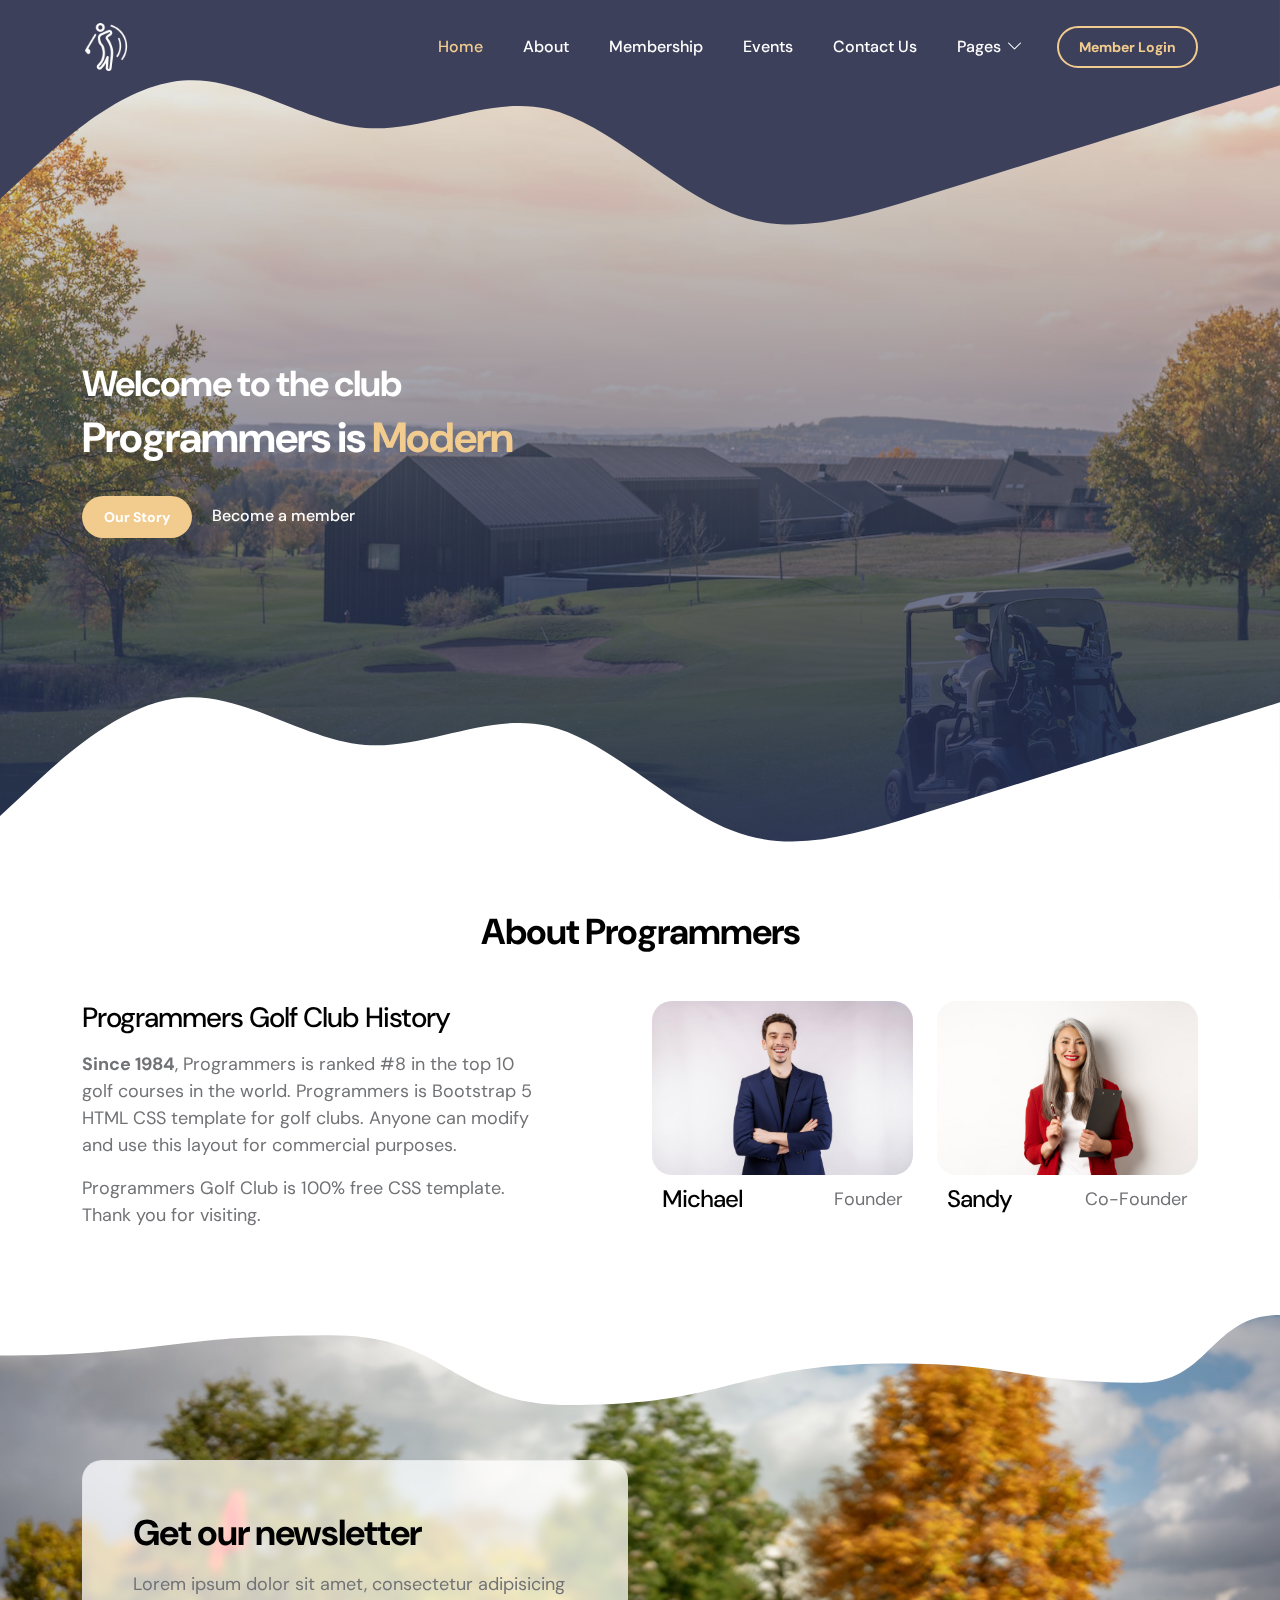
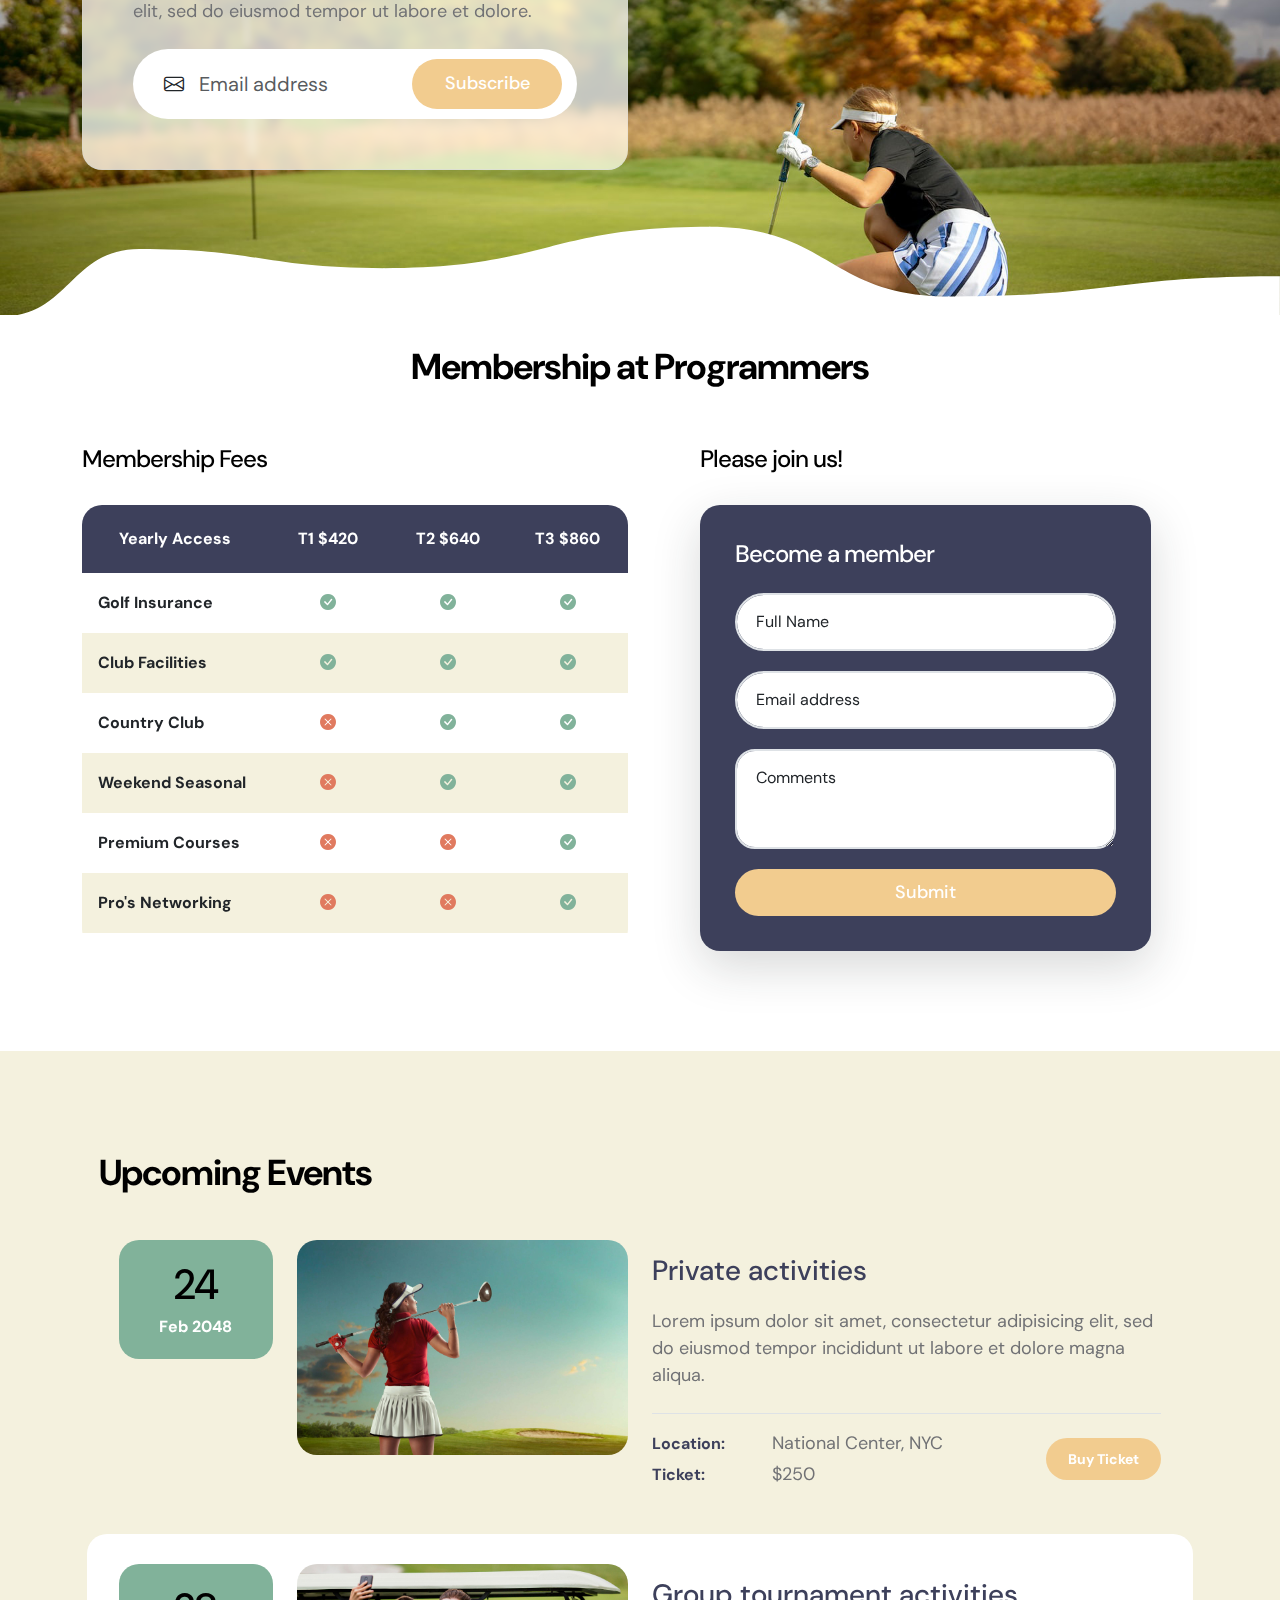
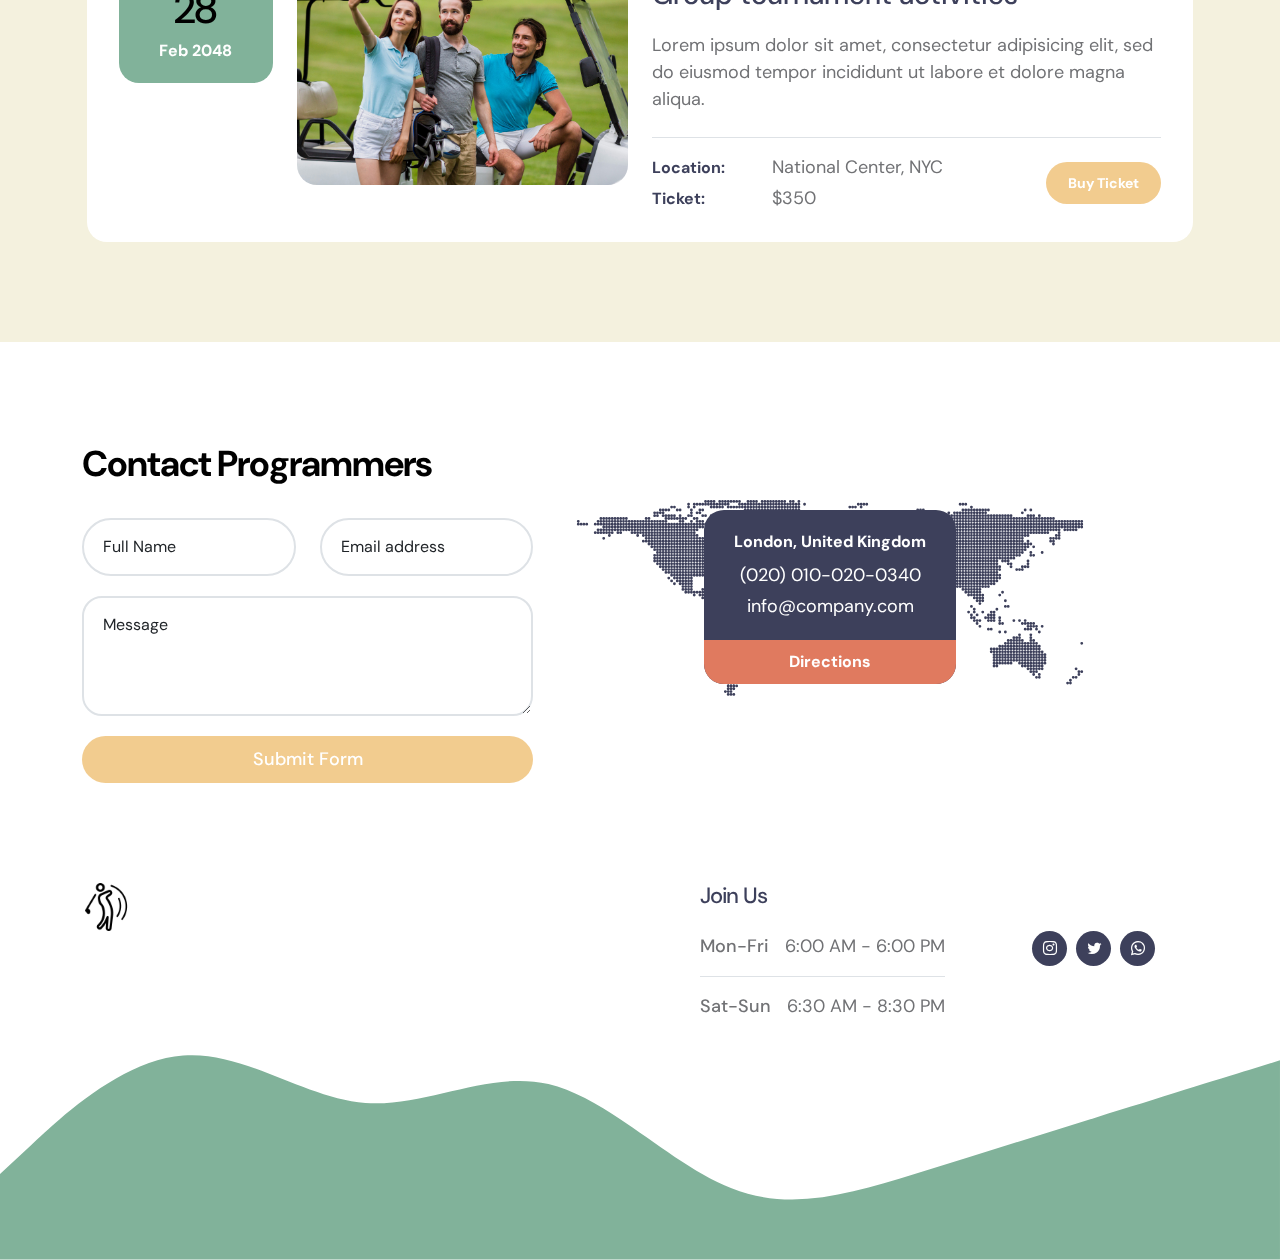
<file: index.html>
<!doctype html>
<html lang="en">
    <head>
        <meta charset="utf-8">
        <meta name="viewport" content="width=device-width, initial-scale=1">

        <meta name="description" content="">
        <meta name="author" content="">

        <title>Golf Club</title>

        <!-- CSS FILES -->                
        <link rel="preconnect" href="https://fonts.googleapis.com">

        <link rel="preconnect" href="https://fonts.gstatic.com" crossorigin>

        <link href="https://fonts.googleapis.com/css2?family=DM+Sans:ital,wght@0,400;0,500;0,700;1,400&display=swap" rel="stylesheet">

        <link href="css/bootstrap.min.css" rel="stylesheet">

        <link href="css/bootstrap-icons.css" rel="stylesheet">

        <link href="css/style.css" rel="stylesheet">
        
    </head>
    
    <body>

        <main>

            <nav class="navbar navbar-expand-lg">                
                <div class="container">
                    <a class="navbar-brand d-flex align-items-center" href="index.html">
                        <img src="images/logo.png" class="navbar-brand-image img-fluid">
                       
                    </a>

                    <div class="d-lg-none ms-auto me-3">
                        <a class="btn custom-btn custom-border-btn" data-bs-toggle="offcanvas" href="#offcanvasExample" role="button" aria-controls="offcanvasExample">Member Login</a>
                    </div>
    
                    <button class="navbar-toggler" type="button" data-bs-toggle="collapse" data-bs-target="#navbarNav" aria-controls="navbarNav" aria-expanded="false" aria-label="Toggle navigation">
                        <span class="navbar-toggler-icon"></span>
                    </button>
    
                    <div class="collapse navbar-collapse" id="navbarNav">
                        <ul class="navbar-nav ms-lg-auto">
                            <li class="nav-item">
                                <a class="nav-link click-scroll" href="#section_1">Home</a>
                            </li>
    
                            <li class="nav-item">
                                <a class="nav-link click-scroll" href="#section_2">About</a>
                            </li>

                            <li class="nav-item">
                                <a class="nav-link click-scroll" href="#section_3">Membership</a>
                            </li>

                            <li class="nav-item">
                                <a class="nav-link click-scroll" href="#section_4">Events</a>
                            </li>

                            <li class="nav-item">
                                <a class="nav-link click-scroll" href="#section_5">Contact Us</a>
                            </li>

                            <li class="nav-item dropdown">
                                <a class="nav-link dropdown-toggle" href="#" id="navbarLightDropdownMenuLink" role="button" data-bs-toggle="dropdown" aria-expanded="false">Pages</a>

                                <ul class="dropdown-menu dropdown-menu-light" aria-labelledby="navbarLightDropdownMenuLink">
                                    <li><a class="dropdown-item" href="event-listing.html">Event Listing</a></li>

                                    <li><a class="dropdown-item" href="event-detail.html">Event Detail</a></li>
                                </ul>
                            </li>
                        </ul>

                        <div class="d-none d-lg-block ms-lg-3">
                            <a class="btn custom-btn custom-border-btn" data-bs-toggle="offcanvas" href="#offcanvasExample" role="button" aria-controls="offcanvasExample">Member Login</a>
                        </div>
                    </div>
                </div>
            </nav>

            <div class="offcanvas offcanvas-end" data-bs-scroll="true" tabindex="-1" id="offcanvasExample" aria-labelledby="offcanvasExampleLabel">                
                <div class="offcanvas-header">
                    <h5 class="offcanvas-title" id="offcanvasExampleLabel">Member Login</h5>
                    
                    <button type="button" class="btn-close" data-bs-dismiss="offcanvas" aria-label="Close"></button>
                </div>
                
                <div class="offcanvas-body d-flex flex-column">
                    <form class="custom-form member-login-form" action="#" method="post" role="form">

                        <div class="member-login-form-body">
                            <div class="mb-4">
                                <label class="form-label mb-2" for="member-login-number">Membership No.</label>

                                <input type="text" name="member-login-number" id="member-login-number" class="form-control" placeholder="11002560" required>
                            </div>

                            <div class="mb-4">
                                <label class="form-label mb-2" for="member-login-password">Password</label>

                                <input type="password" name="member-login-password" id="member-login-password" pattern="[0-9a-zA-Z]{4,10}" class="form-control" placeholder="Password" required="">
                            </div>

                            <div class="form-check mb-4">
                                <input class="form-check-input" type="checkbox" value="" id="flexCheckDefault">
                              
                                <label class="form-check-label" for="flexCheckDefault">
                                    Remember me
                                </label>
                            </div>

                            <div class="col-lg-5 col-md-7 col-8 mx-auto">
                                <button type="submit" class="form-control">Login</button>
                            </div>

                            <div class="text-center my-4">
                                <a href="#">Forgotten password?</a>
                            </div>
                        </div>
                    </form>

                    <div class="mt-auto mb-5">
                        <p>
                            <strong class="text-white me-3">Any Questions?</strong>

                            <a href="tel: 010-020-0340" class="contact-link">
                            	010-020-0340
                            </a>
                        </p>
                    </div>
                </div>

                <svg xmlns="http://www.w3.org/2000/svg" viewBox="0 0 1440 320"><path fill="#3D405B" fill-opacity="1" d="M0,224L34.3,192C68.6,160,137,96,206,90.7C274.3,85,343,139,411,144C480,149,549,107,617,122.7C685.7,139,754,213,823,240C891.4,267,960,245,1029,224C1097.1,203,1166,181,1234,160C1302.9,139,1371,117,1406,106.7L1440,96L1440,320L1405.7,320C1371.4,320,1303,320,1234,320C1165.7,320,1097,320,1029,320C960,320,891,320,823,320C754.3,320,686,320,617,320C548.6,320,480,320,411,320C342.9,320,274,320,206,320C137.1,320,69,320,34,320L0,320Z"></path></svg>
            </div>
            

            <section class="hero-section d-flex justify-content-center align-items-center" id="section_1">

                <div class="section-overlay"></div>

                <svg xmlns="http://www.w3.org/2000/svg" viewBox="0 0 1440 320"><path fill="#3D405B" fill-opacity="1" d="M0,224L34.3,192C68.6,160,137,96,206,90.7C274.3,85,343,139,411,144C480,149,549,107,617,122.7C685.7,139,754,213,823,240C891.4,267,960,245,1029,224C1097.1,203,1166,181,1234,160C1302.9,139,1371,117,1406,106.7L1440,96L1440,0L1405.7,0C1371.4,0,1303,0,1234,0C1165.7,0,1097,0,1029,0C960,0,891,0,823,0C754.3,0,686,0,617,0C548.6,0,480,0,411,0C342.9,0,274,0,206,0C137.1,0,69,0,34,0L0,0Z"></path></svg>

                <div class="container">
                    <div class="row">

                        <div class="col-lg-6 col-12 mb-5 mb-lg-0">
                            <h2 class="text-white">Welcome to the club</h2>

                            <h1 class="cd-headline rotate-1 text-white mb-4 pb-2">
                                <span>Programmers is</span>
                                <span class="cd-words-wrapper">
                                    <b class="is-visible">Modern</b>
                                    <b>Creative</b>
                                    <b>Lifestyle</b>
                                </span>
                            </h1>

                            <div class="custom-btn-group">
                                <a href="#section_2" class="btn custom-btn smoothscroll me-3">Our Story</a>

                                <a href="#section_3" class="link smoothscroll">Become a member</a>
                            </div>
                        </div>

                        <div class="col-lg-6 col-12">
                            
                        </div>

                    </div>
                </div>

                <svg xmlns="http://www.w3.org/2000/svg" viewBox="0 0 1440 320"><path fill="#ffffff" fill-opacity="1" d="M0,224L34.3,192C68.6,160,137,96,206,90.7C274.3,85,343,139,411,144C480,149,549,107,617,122.7C685.7,139,754,213,823,240C891.4,267,960,245,1029,224C1097.1,203,1166,181,1234,160C1302.9,139,1371,117,1406,106.7L1440,96L1440,320L1405.7,320C1371.4,320,1303,320,1234,320C1165.7,320,1097,320,1029,320C960,320,891,320,823,320C754.3,320,686,320,617,320C548.6,320,480,320,411,320C342.9,320,274,320,206,320C137.1,320,69,320,34,320L0,320Z"></path></svg>
            </section>


            <section class="about-section section-padding" id="section_2">
                <div class="container">
                    <div class="row">

                        <div class="col-lg-12 col-12 text-center">
                            <h2 class="mb-lg-5 mb-4">About Programmers</h2>
                        </div>

                        <div class="col-lg-5 col-12 me-auto mb-4 mb-lg-0">
                            <h3 class="mb-3">Programmers Golf Club History</h3>

                            <p><strong>Since 1984</strong>, Programmers is ranked #8 in the top 10 golf courses in the world. Programmers is Bootstrap 5 HTML CSS template for golf clubs. Anyone can modify and use this layout for commercial purposes.</p>

                            <p>Programmers Golf Club is 100% free CSS template. Thank you for visiting.</p>
                        </div>

                        <div class="col-lg-3 col-md-6 col-12 mb-4 mb-lg-0 mb-md-0">
                            <div class="member-block">
                                <div class="member-block-image-wrap">
                                    <img src="images/members/portrait-young-handsome-businessman-wearing-suit-standing-with-crossed-arms-with-isolated-studio-white-background.jpg" class="member-block-image img-fluid" alt="">

                                    <ul class="social-icon">
                                        <li class="social-icon-item">
                                            <a href="#" class="social-icon-link bi-twitter"></a>
                                        </li>

                                        <li class="social-icon-item">
                                            <a href="#" class="social-icon-link bi-whatsapp"></a>
                                        </li>
                                    </ul>
                                </div>

                                <div class="member-block-info d-flex align-items-center">
                                    <h4>Michael</h4>

                                    <p class="ms-auto">Founder</p>
                                </div>
                            </div>
                        </div>

                        <div class="col-lg-3 col-md-6 col-12">
                            <div class="member-block">
                                <div class="member-block-image-wrap">
                                    <img src="images/members/successful-asian-lady-boss-red-blazer-holding-clipboard-with-documens-pen-working-looking-happy-white-background.jpg" class="member-block-image img-fluid" alt="">

                                    <ul class="social-icon">
                                        <li class="social-icon-item">
                                            <a href="#" class="social-icon-link bi-linkedin"></a>
                                        </li>
                                        <li class="social-icon-item">
                                            <a href="#" class="social-icon-link bi-twitter"></a>
                                        </li>
                                    </ul>
                                </div>

                                <div class="member-block-info d-flex align-items-center">
                                    <h4>Sandy</h4>

                                    <p class="ms-auto">Co-Founder</p>
                                </div>
                            </div>
                        </div>

                    </div>
                </div>
            </section>


            <section class="section-bg-image">
                <svg viewBox="0 0 1265 144" xmlns="http://www.w3.org/2000/svg" xmlns:xlink="http://www.w3.org/1999/xlink"><path fill="rgba(255, 255, 255, 1)" d="M 0 40 C 164 40 164 20 328 20 L 328 20 L 328 0 L 0 0 Z" stroke-width="0"></path> <path fill="rgba(255, 255, 255, 1)" d="M 327 20 C 445.5 20 445.5 89 564 89 L 564 89 L 564 0 L 327 0 Z" stroke-width="0"></path> <path fill="rgba(255, 255, 255, 1)" d="M 563 89 C 724.5 89 724.5 48 886 48 L 886 48 L 886 0 L 563 0 Z" stroke-width="0"></path><path fill="rgba(255, 255, 255, 1)" d="M 885 48 C 1006.5 48 1006.5 67 1128 67 L 1128 67 L 1128 0 L 885 0 Z" stroke-width="0"></path><path fill="rgba(255, 255, 255, 1)" d="M 1127 67 C 1196 67 1196 0 1265 0 L 1265 0 L 1265 0 L 1127 0 Z" stroke-width="0"></path></svg>

                <div class="container">
                    <div class="row">

                        <div class="col-lg-6 col-12">
                            <div class="section-bg-image-block">
                                <h2 class="mb-lg-3">Get our newsletter</h2>

                                <p>Lorem ipsum dolor sit amet, consectetur adipisicing elit, sed do eiusmod tempor ut labore et dolore.</p>

                                <form action="#" method="get" class="custom-form mt-lg-4 mt-2" role="form">
                                    <div class="input-group input-group-lg">
                                        <span class="input-group-text bi-envelope" id="basic-addon1"></span>

                                        <input type="email" name="email" id="email" pattern="[^ @]*@[^ @]*" class="form-control" placeholder="Email address" required="">

                                        <button type="submit" class="form-control">Subscribe</button>
                                    </div>
                                </form>
                            </div>
                        </div>

                    </div>
                </div>

                <svg viewBox="0 0 1265 144" xmlns="http://www.w3.org/2000/svg" xmlns:xlink="http://www.w3.org/1999/xlink"><path fill="rgba(255, 255, 255, 1)" d="M 0 40 C 164 40 164 20 328 20 L 328 20 L 328 0 L 0 0 Z" stroke-width="0"></path> <path fill="rgba(255, 255, 255, 1)" d="M 327 20 C 445.5 20 445.5 89 564 89 L 564 89 L 564 0 L 327 0 Z" stroke-width="0"></path> <path fill="rgba(255, 255, 255, 1)" d="M 563 89 C 724.5 89 724.5 48 886 48 L 886 48 L 886 0 L 563 0 Z" stroke-width="0"></path><path fill="rgba(255, 255, 255, 1)" d="M 885 48 C 1006.5 48 1006.5 67 1128 67 L 1128 67 L 1128 0 L 885 0 Z" stroke-width="0"></path><path fill="rgba(255, 255, 255, 1)" d="M 1127 67 C 1196 67 1196 0 1265 0 L 1265 0 L 1265 0 L 1127 0 Z" stroke-width="0"></path></svg>
            </section>


            <section class="membership-section section-padding" id="section_3">
                <div class="container">
                    <div class="row">

                        <div class="col-lg-12 col-12 text-center mx-auto mb-lg-5 mb-4">
                            <h2><span>Membership</span> at Programmers</h2>
                        </div>

                        <div class="col-lg-6 col-12 mb-3 mb-lg-0">
                            <h4 class="mb-4 pb-lg-2">Membership Fees</h4>

                            <div class="table-responsive">
                                <table class="table text-center">
                                    <thead>
                                        <tr>
                                            <th style="width: 34%;">Yearly Access</th>
                                            
                                            <th style="width: 22%;">T1 $420</th>
                                            
                                            <th style="width: 22%;">T2 $640</th>
                                            
                                            <th style="width: 22%;">T3 $860</th>
                                        </tr>
                                    </thead>

                                    <tbody>
                                        <tr>
                                            <th scope="row" class="text-start">Golf Insurance</th>
                                            
                                            <td>
                                                <i class="bi-check-circle-fill"></i>
                                            </td>
                                            
                                            <td>
                                                <i class="bi-check-circle-fill"></i>
                                            </td>
                                            
                                            <td>
                                                <i class="bi-check-circle-fill"></i>
                                            </td>
                                        </tr>

                                        <tr>
                                            <th scope="row" class="text-start">Club Facilities</th>

                                            <td>
                                                <i class="bi-check-circle-fill"></i>
                                            </td>

                                            <td>
                                                <i class="bi-check-circle-fill"></i>
                                            </td>

                                            <td>
                                                <i class="bi-check-circle-fill"></i>
                                            </td>
                                        </tr>

                                        <tr>
                                            <th scope="row" class="text-start">Country Club</th>

                                            <td>
                                                <i class="bi-x-circle-fill"></i>
                                            </td>

                                            <td>
                                                <i class="bi-check-circle-fill"></i>
                                            </td>

                                            <td>
                                                <i class="bi-check-circle-fill"></i>
                                            </td>
                                        </tr>

                                        <tr>
                                            <th scope="row" class="text-start">Weekend Seasonal</th>

                                            <td>
                                                <i class="bi-x-circle-fill"></i>
                                            </td>

                                            <td>
                                                <i class="bi-check-circle-fill"></i>
                                            </td>

                                            <td>
                                                <i class="bi-check-circle-fill"></i>
                                            </td>
                                        </tr>

                                        <tr>
                                            <th scope="row" class="text-start">Premium Courses</th>

                                            <td>
                                                <i class="bi-x-circle-fill"></i>
                                            </td>

                                            <td>
                                                <i class="bi-x-circle-fill"></i>
                                            </td>

                                            <td>
                                                <i class="bi-check-circle-fill"></i>
                                            </td>
                                        </tr>
                                        
                                        <tr>
                                            <th scope="row" class="text-start">Pro's Networking</th>

                                            <td>
                                                <i class="bi-x-circle-fill"></i>
                                            </td>

                                            <td>
                                                <i class="bi-x-circle-fill"></i>
                                            </td>

                                            <td>
                                                <i class="bi-check-circle-fill"></i>
                                            </td>
                                        </tr>
                                        
                                    </tbody>
                                </table>
                            </div>
                        </div>

                        <div class="col-lg-5 col-12 mx-auto">
                        <h4 class="mb-4 pb-lg-2">Please join us!</h4>
                            <form action="#" method="post" class="custom-form membership-form shadow-lg" role="form">
                                <h4 class="text-white mb-4">Become a member</h4>

                                    <div class="form-floating">
                                        <input type="text" name="full-name" id="full-name" class="form-control" placeholder="Full Name" required="">
                                        
                                        <label for="floatingInput">Full Name</label>
                                    </div>

                                    <div class="form-floating">
                                        <input type="email" name="email" id="email" pattern="[^ @]*@[^ @]*" class="form-control" placeholder="Email address" required="">
                                        
                                        <label for="floatingInput">Email address</label>
                                    </div>

                                    <div class="form-floating">
                                        <textarea class="form-control" id="message" name="message" placeholder="Describe message here"></textarea>
                                        
                                        <label for="floatingTextarea"> Comments</label>
                                    </div>

                                    <button type="submit" class="form-control">Submit</button>
                                </div>
                            </form>
                        </div>

                    </div>
                </div>
            </section>


            <section class="events-section section-bg section-padding" id="section_4">
                <div class="container">
                    <div class="row">

                        <div class="col-lg-12 col-12">
                            <h2 class="mb-lg-3">Upcoming Events</h2>
                        </div>

                        <div class="row custom-block mb-3">
                            <div class="col-lg-2 col-md-4 col-12 order-2 order-md-0 order-lg-0">
                                <div class="custom-block-date-wrap d-flex d-lg-block d-md-block align-items-center mt-3 mt-lg-0 mt-md-0">
                                    <h6 class="custom-block-date mb-lg-1 mb-0 me-3 me-lg-0 me-md-0">24</h6>
                                    
                                    <strong class="text-white">Feb 2048</strong>
                                </div>
                            </div>

                            <div class="col-lg-4 col-md-8 col-12 order-1 order-lg-0">
                                <div class="custom-block-image-wrap">
                                    <a href="event-detail.html">
                                        <img src="images/professional-golf-player.jpg" class="custom-block-image img-fluid" alt="">

                                        <i class="custom-block-icon bi-link"></i>
                                    </a>
                                </div>
                            </div>

                            <div class="col-lg-6 col-12 order-3 order-lg-0">
                                <div class="custom-block-info mt-2 mt-lg-0">
                                    <a href="event-detail.html" class="events-title mb-3">Private activities</a>

                                    <p class="mb-0">Lorem ipsum dolor sit amet, consectetur adipisicing elit, sed do eiusmod tempor incididunt ut labore et dolore magna aliqua.</p>

                                    <div class="d-flex flex-wrap border-top mt-4 pt-3">

                                        <div class="mb-4 mb-lg-0">
                                            <div class="d-flex flex-wrap align-items-center mb-1">
                                                <span class="custom-block-span">Location:</span>

                                                <p class="mb-0">National Center, NYC</p>
                                            </div>

                                            <div class="d-flex flex-wrap align-items-center">
                                                <span class="custom-block-span">Ticket:</span>

                                                <p class="mb-0">$250</p>
                                            </div>
                                        </div>

                                        <div class="d-flex align-items-center ms-lg-auto">
                                            <a href="event-detail.html" class="btn custom-btn">Buy Ticket</a>
                                        </div>
                                    </div>
                                </div>
                            </div>
                        </div>

                        <div class="row custom-block custom-block-bg">
                            <div class="col-lg-2 col-md-4 col-12 order-2 order-md-0 order-lg-0">
                                <div class="custom-block-date-wrap d-flex d-lg-block d-md-block align-items-center mt-3 mt-lg-0 mt-md-0">
                                    <h6 class="custom-block-date mb-lg-1 mb-0 me-3 me-lg-0 me-md-0">28</h6>
                                    
                                    <strong class="text-white">Feb 2048</strong>
                                </div>
                            </div>

                            <div class="col-lg-4 col-md-8 col-12 order-1 order-lg-0">
                                <div class="custom-block-image-wrap">
                                    <a href="event-detail.html">
                                        <img src="images/girl-taking-selfie-with-friends-golf-field.jpg" class="custom-block-image img-fluid" alt="">

                                        <i class="custom-block-icon bi-link"></i>
                                    </a>
                                </div>
                            </div>

                            <div class="col-lg-6 col-12 order-3 order-lg-0">
                                <div class="custom-block-info mt-2 mt-lg-0">
                                    <a href="event-detail.html" class="events-title mb-3">Group tournament activities</a>

                                    <p class="mb-0">Lorem ipsum dolor sit amet, consectetur adipisicing elit, sed do eiusmod tempor incididunt ut labore et dolore magna aliqua.</p>

                                    <div class="d-flex flex-wrap border-top mt-4 pt-3">

                                        <div class="mb-4 mb-lg-0">
                                            <div class="d-flex flex-wrap align-items-center mb-1">
                                                <span class="custom-block-span">Location:</span>

                                                <p class="mb-0">National Center, NYC</p>
                                            </div>

                                            <div class="d-flex flex-wrap align-items-center">
                                                <span class="custom-block-span">Ticket:</span>

                                                <p class="mb-0">$350</p>
                                            </div>
                                        </div>

                                        <div class="d-flex align-items-center ms-lg-auto">
                                            <a href="event-detail.html" class="btn custom-btn">Buy Ticket</a>
                                        </div>
                                    </div>
                                </div>
                            </div>
                        </div>

                    </div>
                </div>
            </section>


            <section class="contact-section section-padding" id="section_5">
                <div class="container">
                    <div class="row">

                        <div class="col-lg-5 col-12">
                            <form action="#" method="post" class="custom-form contact-form" role="form">
                                <h2 class="mb-4 pb-2">Contact Programmers</h2>

                                <div class="row">
                                    <div class="col-lg-6 col-md-6 col-12">
                                        <div class="form-floating">
                                            <input type="text" name="full-name" id="full-name" class="form-control" placeholder="Full Name" required="">
                                            
                                            <label for="floatingInput">Full Name</label>
                                        </div>
                                    </div>

                                    <div class="col-lg-6 col-md-6 col-12"> 
                                        <div class="form-floating">
                                            <input type="email" name="email" id="email" pattern="[^ @]*@[^ @]*" class="form-control" placeholder="Email address" required="">
                                            
                                            <label for="floatingInput">Email address</label>
                                        </div>
                                    </div>

                                    <div class="col-lg-12 col-12">
                                        <div class="form-floating">
                                            <textarea class="form-control" id="message" name="message" placeholder="Describe message here"></textarea>
                                            
                                            <label for="floatingTextarea">Message</label>
                                        </div>

                                        <button type="submit" class="form-control">Submit Form</button>
                                    </div>
                                </div>
                            </form>
                        </div>

                        <div class="col-lg-6 col-12">
                            <div class="contact-info mt-5">
                                <div class="contact-info-item">
                                    <div class="contact-info-body">
                                        <strong>London, United Kingdom</strong>

                                        <p class="mt-2 mb-1">
                                            <a href="tel: 010-020-0340" class="contact-link">
                                                (020) 
                                                010-020-0340
                                            </a>
                                        </p>

                                        <p class="mb-0">
                                            <a href="mailto:info@company.com" class="contact-link">
                                                info@company.com
                                            </a>
                                        </p>
                                    </div>

                                    <div class="contact-info-footer">
                                        <a href="#">Directions</a>
                                    </div>
                                </div>

                                <img src="images/WorldMap.svg" class="img-fluid" alt="">
                            </div>
                        </div>

                    </div>
                </div>
            </section>
        </main>

        <footer class="site-footer">
            <div class="container">
                <div class="row">

                    <div class="col-lg-6 col-12 me-auto mb-5 mb-lg-0">
                        <a class="navbar-brand d-flex align-items-center" href="index.html">
                            <img src="images/logo.png" class="navbar-brand-image img-fluid" alt="">
                           
                        </a>
                    </div>

                    <div class="col-lg-3 col-12">
                        <h5 class="site-footer-title mb-4">Join Us</h5>

                        <p class="d-flex border-bottom pb-3 mb-3 me-lg-3">
                            <span>Mon-Fri</span>
                            6:00 AM - 6:00 PM
                        </p>

                        <p class="d-flex me-lg-3">
                            <span>Sat-Sun</span>
                            6:30 AM - 8:30 PM
                        </p>
                        <br>
                    </div>

                        <div class="col-lg-2 col-12 ms-auto">
                            <ul class="social-icon mt-lg-5 mt-3 mb-4">
                                <li class="social-icon-item">
                                    <a href="#" class="social-icon-link bi-instagram"></a>
                                </li>

                                <li class="social-icon-item">
                                    <a href="#" class="social-icon-link bi-twitter"></a>
                                </li>

                                <li class="social-icon-item">
                                    <a href="#" class="social-icon-link bi-whatsapp"></a>
                                </li>
                            </ul>
                            
                        </div>

                </div>
            </div>

            <svg xmlns="http://www.w3.org/2000/svg" viewBox="0 0 1440 320"><path fill="#81B29A" fill-opacity="1" d="M0,224L34.3,192C68.6,160,137,96,206,90.7C274.3,85,343,139,411,144C480,149,549,107,617,122.7C685.7,139,754,213,823,240C891.4,267,960,245,1029,224C1097.1,203,1166,181,1234,160C1302.9,139,1371,117,1406,106.7L1440,96L1440,320L1405.7,320C1371.4,320,1303,320,1234,320C1165.7,320,1097,320,1029,320C960,320,891,320,823,320C754.3,320,686,320,617,320C548.6,320,480,320,411,320C342.9,320,274,320,206,320C137.1,320,69,320,34,320L0,320Z"></path></svg>
        </footer>


        <!-- JAVASCRIPT FILES -->
        <script src="js/jquery.min.js"></script>
        <script src="js/bootstrap.bundle.min.js"></script>
        <script src="js/jquery.sticky.js"></script>
        <script src="js/click-scroll.js"></script>
        <script src="js/animated-headline.js"></script>
        <script src="js/modernizr.js"></script>
        <script src="js/custom.js"></script>

    </body>
</html>
</file>
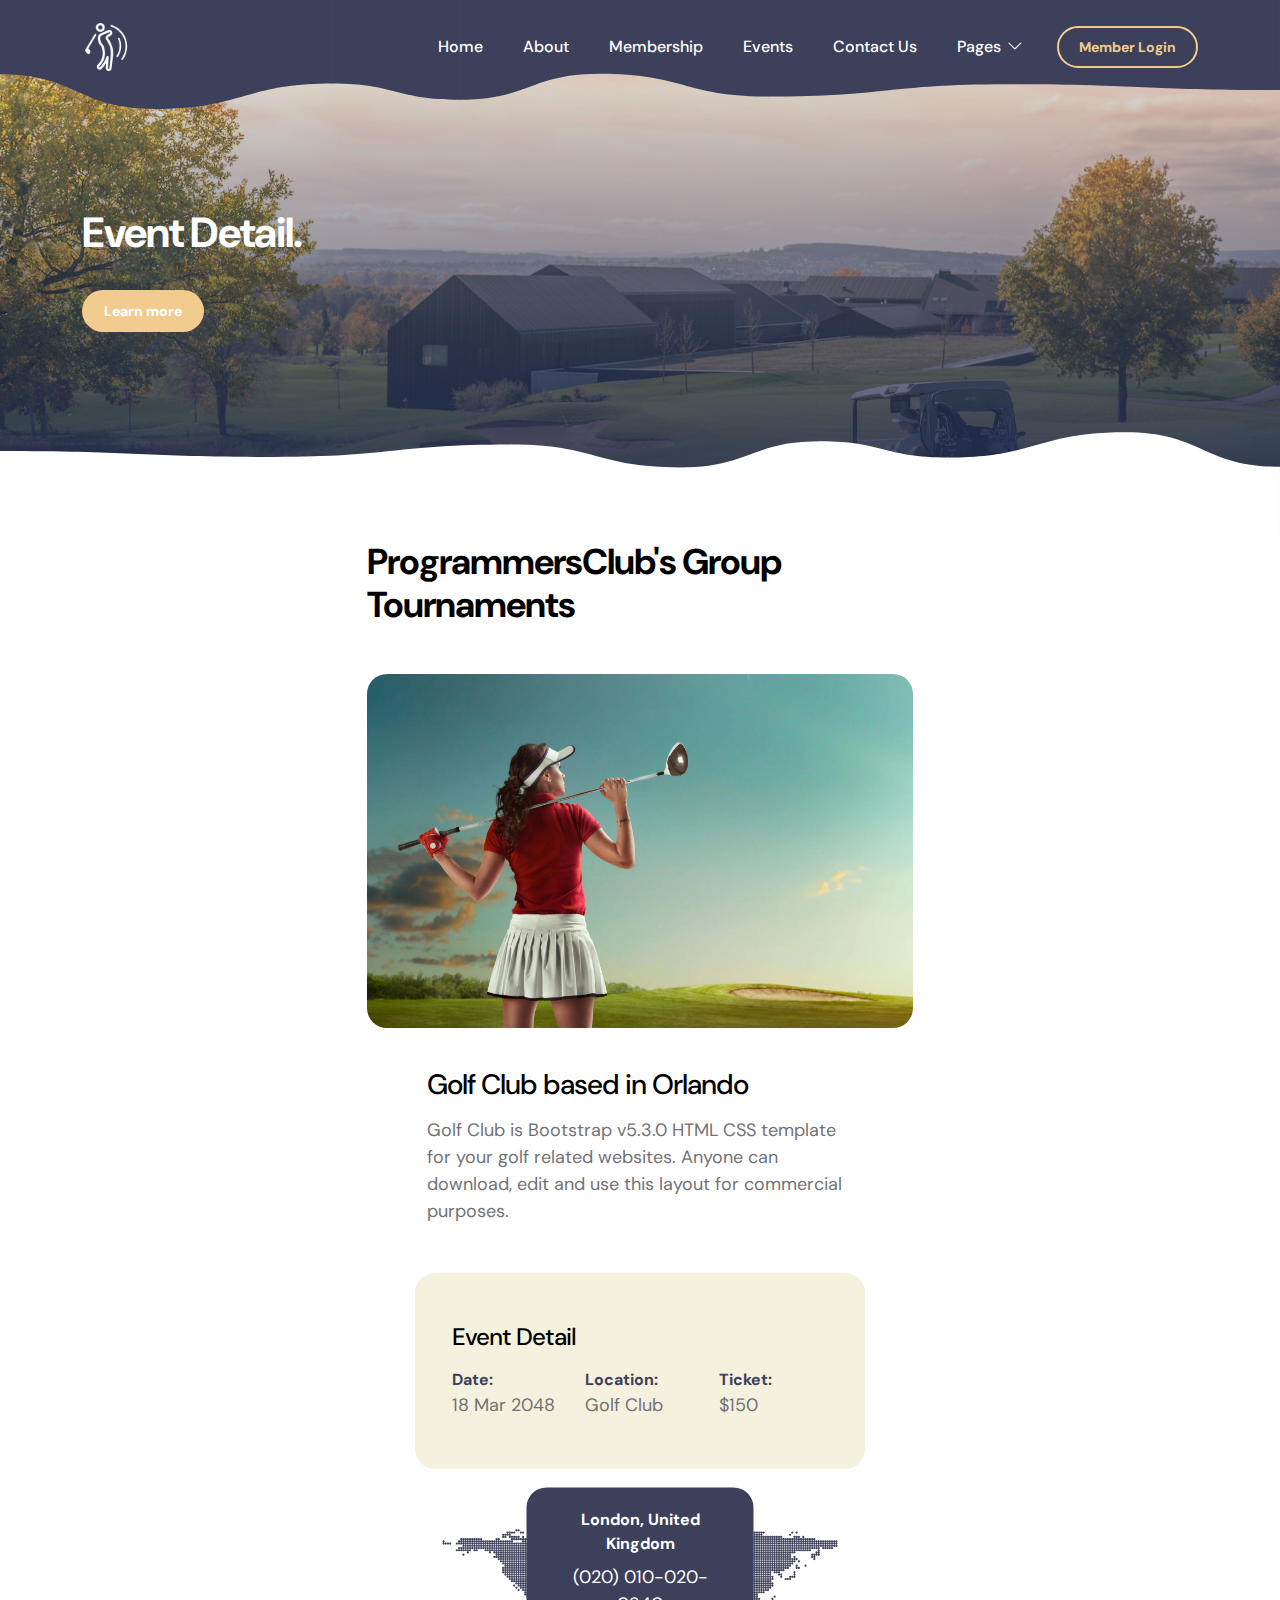
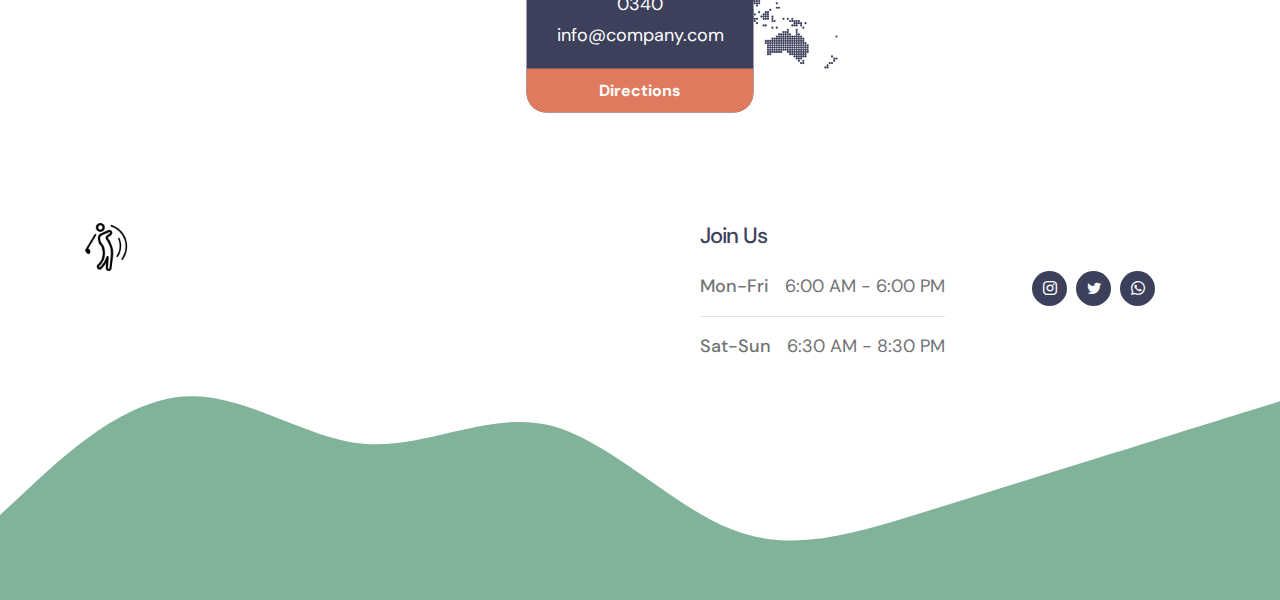
<file: event-detail.html>
<!doctype html>
<html lang="en">
    <head>
        <meta charset="utf-8">
        <meta name="viewport" content="width=device-width, initial-scale=1">

        <meta name="description" content="">
        <meta name="author" content="">

        <title>Golf Club - Event Detail</title>

        <!-- CSS FILES -->                
        <link rel="preconnect" href="https://fonts.googleapis.com">

        <link rel="preconnect" href="https://fonts.gstatic.com" crossorigin>

        <link href="https://fonts.googleapis.com/css2?family=DM+Sans:ital,wght@0,400;0,500;0,700;1,400&display=swap" rel="stylesheet">

        <link href="css/bootstrap.min.css" rel="stylesheet">

        <link href="css/bootstrap-icons.css" rel="stylesheet">

        <link href="css/style.css" rel="stylesheet">
        

    </head>
    
    <body>

        <main>

            <nav class="navbar navbar-expand-lg">                
                <div class="container">
                    <a class="navbar-brand d-flex align-items-center" href="index.html">
                        <img src="images/logo.png" class="navbar-brand-image img-fluid">
                        
                    </a>

                    <div class="d-lg-none ms-auto me-3">
                        <a class="btn custom-btn custom-border-btn" data-bs-toggle="offcanvas" href="#offcanvasExample" role="button" aria-controls="offcanvasExample">Member Login</a>
                    </div>
    
                    <button class="navbar-toggler" type="button" data-bs-toggle="collapse" data-bs-target="#navbarNav" aria-controls="navbarNav" aria-expanded="false" aria-label="Toggle navigation">
                        <span class="navbar-toggler-icon"></span>
                    </button>
    
                    <div class="collapse navbar-collapse" id="navbarNav">
                        <ul class="navbar-nav ms-lg-auto">
                            <li class="nav-item">
                                <a class="nav-link" href="index.html#section_1">Home</a>
                            </li>
    
                            <li class="nav-item">
                                <a class="nav-link" href="index.html#section_2">About</a>
                            </li>

                            <li class="nav-item">
                                <a class="nav-link" href="index.html#section_3">Membership</a>
                            </li>

                            <li class="nav-item">
                                <a class="nav-link" href="index.html#section_4">Events</a>
                            </li>

                            <li class="nav-item">
                                <a class="nav-link" href="index.html#section_5">Contact Us</a>
                            </li>

                            <li class="nav-item dropdown">
                                <a class="nav-link dropdown-toggle" href="#" id="navbarLightDropdownMenuLink" role="button" data-bs-toggle="dropdown" aria-expanded="false">Pages</a>

                                <ul class="dropdown-menu dropdown-menu-light" aria-labelledby="navbarLightDropdownMenuLink">
                                    <li><a class="dropdown-item" href="event-listing.html">Event Listing</a></li>

                                    <li><a class="dropdown-item active" href="event-detail.html">Event Detail</a></li>
                                </ul>
                            </li>
                        </ul>

                        <div class="d-none d-lg-block ms-lg-3">
                            <a class="btn custom-btn custom-border-btn" data-bs-toggle="offcanvas" href="#offcanvasExample" role="button" aria-controls="offcanvasExample">Member Login</a>
                        </div>
                    </div>
                </div>
            </nav>

            <div class="offcanvas offcanvas-end" data-bs-scroll="true" tabindex="-1" id="offcanvasExample" aria-labelledby="offcanvasExampleLabel">                
                <div class="offcanvas-header">
                    <h5 class="offcanvas-title" id="offcanvasExampleLabel">Member Login</h5>
                    
                    <button type="button" class="btn-close" data-bs-dismiss="offcanvas" aria-label="Close"></button>
                </div>
                
                <div class="offcanvas-body d-flex flex-column">
                    <form class="custom-form member-login-form" action="#" method="post" role="form">

                        <div class="member-login-form-body">
                            <div class="mb-4">
                                <label class="form-label mb-2" for="member-login-number">Membership No.</label>

                                <input type="text" name="member-login-number" id="member-login-number" class="form-control" placeholder="11002560" required>
                            </div>

                            <div class="mb-4">
                                <label class="form-label mb-2" for="member-login-password">Password</label>

                                <input type="password" name="member-login-password" id="member-login-password" pattern="[0-9a-zA-Z]{4,10}" class="form-control" placeholder="Password" required="">
                            </div>

                            <div class="form-check mb-4">
                                <input class="form-check-input" type="checkbox" value="" id="flexCheckDefault">
                              
                                <label class="form-check-label" for="flexCheckDefault">
                                    Remember me
                                </label>
                            </div>

                            <div class="col-lg-5 col-md-7 col-8 mx-auto">
                                <button type="submit" class="form-control">Login</button>
                            </div>

                            <div class="text-center my-4">
                                <a href="#">Forgotten password?</a>
                            </div>
                        </div>
                    </form>

                    <div class="mt-auto mb-5">
                        <p>
                            <strong class="text-white me-3">Any Questions?</strong>

                            <a href="tel: 010-020-0340" class="contact-link">
                            	010-020-0340
                            </a>
                        </p>
                    </div>
                </div>

                <svg xmlns="http://www.w3.org/2000/svg" viewBox="0 0 1440 320"><path fill="#3D405B" fill-opacity="1" d="M0,224L34.3,192C68.6,160,137,96,206,90.7C274.3,85,343,139,411,144C480,149,549,107,617,122.7C685.7,139,754,213,823,240C891.4,267,960,245,1029,224C1097.1,203,1166,181,1234,160C1302.9,139,1371,117,1406,106.7L1440,96L1440,320L1405.7,320C1371.4,320,1303,320,1234,320C1165.7,320,1097,320,1029,320C960,320,891,320,823,320C754.3,320,686,320,617,320C548.6,320,480,320,411,320C342.9,320,274,320,206,320C137.1,320,69,320,34,320L0,320Z"></path></svg>
            </div>
            

            <section class="hero-section hero-50 d-flex justify-content-center align-items-center" id="section_1">

                <div class="section-overlay"></div>

                <svg viewBox="0 0 1962 178" xmlns="http://www.w3.org/2000/svg" xmlns:xlink="http://www.w3.org/1999/xlink"><path fill="#3D405B" d="M 0 114 C 118.5 114 118.5 167 237 167 L 237 167 L 237 0 L 0 0 Z" stroke-width="0"></path> <path fill="#3D405B" d="M 236 167 C 373 167 373 128 510 128 L 510 128 L 510 0 L 236 0 Z" stroke-width="0"></path> <path fill="#3D405B" d="M 509 128 C 607 128 607 153 705 153 L 705 153 L 705 0 L 509 0 Z" stroke-width="0"></path><path fill="#3D405B" d="M 704 153 C 812 153 812 113 920 113 L 920 113 L 920 0 L 704 0 Z" stroke-width="0"></path><path fill="#3D405B" d="M 919 113 C 1048.5 113 1048.5 148 1178 148 L 1178 148 L 1178 0 L 919 0 Z" stroke-width="0"></path><path fill="#3D405B" d="M 1177 148 C 1359.5 148 1359.5 129 1542 129 L 1542 129 L 1542 0 L 1177 0 Z" stroke-width="0"></path><path fill="#3D405B" d="M 1541 129 C 1751.5 129 1751.5 138 1962 138 L 1962 138 L 1962 0 L 1541 0 Z" stroke-width="0"></path></svg>

                <div class="container">
                    <div class="row">

                        <div class="col-lg-6 col-12">

                            <h1 class="text-white mb-4 pb-2">Event Detail.</h1>

                            <a href="#section_2" class="btn custom-btn smoothscroll me-3">Learn more</a>
                        </div>

                    </div>
                </div>

                <svg viewBox="0 0 1962 178" xmlns="http://www.w3.org/2000/svg" xmlns:xlink="http://www.w3.org/1999/xlink"><path fill="#ffffff" d="M 0 114 C 118.5 114 118.5 167 237 167 L 237 167 L 237 0 L 0 0 Z" stroke-width="0"></path> <path fill="#ffffff" d="M 236 167 C 373 167 373 128 510 128 L 510 128 L 510 0 L 236 0 Z" stroke-width="0"></path> <path fill="#ffffff" d="M 509 128 C 607 128 607 153 705 153 L 705 153 L 705 0 L 509 0 Z" stroke-width="0"></path><path fill="#ffffff" d="M 704 153 C 812 153 812 113 920 113 L 920 113 L 920 0 L 704 0 Z" stroke-width="0"></path><path fill="#ffffff" d="M 919 113 C 1048.5 113 1048.5 148 1178 148 L 1178 148 L 1178 0 L 919 0 Z" stroke-width="0"></path><path fill="#ffffff" d="M 1177 148 C 1359.5 148 1359.5 129 1542 129 L 1542 129 L 1542 0 L 1177 0 Z" stroke-width="0"></path><path fill="#ffffff" d="M 1541 129 C 1751.5 129 1751.5 138 1962 138 L 1962 138 L 1962 0 L 1541 0 Z" stroke-width="0"></path></svg>
            </section>


            <section class="events-section events-detail-section section-padding" id="section_2">
                <div class="container">
                    <div class="row">

                        <div class="col-lg-6 col-md-8 col-12 mx-auto">
                            <h2 class="mb-lg-5 mb-4">ProgrammersClub's Group Tournaments</h2>

                            <div class="custom-block-image-wrap">
                                <img src="images/professional-golf-player.jpg" class="custom-block-image img-fluid" alt="">
                            </div>

                            <div class="custom-block-info">
                                <h3 class="mb-3">Golf Club based in Orlando</h3>

                                <p> Golf Club is Bootstrap v5.3.0 HTML CSS template for your golf related websites. Anyone can download, edit and use this layout for commercial purposes.</p>


                                <div class="events-detail-info row my-5">
                                    <div class="col-lg-12 col-12">
                                        <h4 class="mb-3">Event Detail</h4>
                                    </div>

                                    <div class="col-lg-4 col-12">
                                        <span class="custom-block-span">Date:</span>

                                        <p class="mb-0">18 Mar 2048</p>
                                    </div>

                                    <div class="col-lg-4 col-12 my-3 my-lg-0">
                                        <span class="custom-block-span">Location:</span>

                                        <p class="mb-0">Golf Club</p>
                                    </div>

                                    <div class="col-lg-4 col-12">
                                        <span class="custom-block-span">Ticket:</span>

                                        <p class="mb-0">$150</p>
                                    </div>
                                </div>

                                <div class="contact-info">
                                    <div class="contact-info-item">
                                        <div class="contact-info-body">
                                            <strong>London, United Kingdom</strong>

                                            <p class="mt-2 mb-1">
                                                <a href="tel: 010-020-0340" class="contact-link">
                                                    (020) 
                                                    010-020-0340
                                                </a>
                                            </p>
    
                                            <p class="mb-0">
                                                <a href="mailto:info@company.com" class="contact-link">
                                                    info@company.com
                                                </a>
                                            </p>
                                        </div>

                                        <div class="contact-info-footer">
                                            <a href="#">Directions</a>
                                        </div>
                                    </div>

                                    <img src="images/WorldMap.svg" class="img-fluid" alt="">
                                </div>
                            </div>
                        </div>

                    </div>
                </div>
            </section>
        </main>

        <footer class="site-footer">
            <div class="container">
                <div class="row">

                    <div class="col-lg-6 col-12 me-auto mb-5 mb-lg-0">
                        <a class="navbar-brand d-flex align-items-center" href="index.html">
                            <img src="images/logo.png" class="navbar-brand-image img-fluid" alt="">
                            
                        </a>
                    </div>

                    <div class="col-lg-3 col-12">
                        <h5 class="site-footer-title mb-4">Join Us</h5>

                        <p class="d-flex border-bottom pb-3 mb-3 me-lg-3">
                            <span>Mon-Fri</span>
                            6:00 AM - 6:00 PM
                        </p>

                        <p class="d-flex me-lg-3">
                            <span>Sat-Sun</span>
                            6:30 AM - 8:30 PM
                        </p>
                        <br>
                    </div>

                        <div class="col-lg-2 col-12 ms-auto">
                            <ul class="social-icon mt-lg-5 mt-3 mb-4">
                                <li class="social-icon-item">
                                    <a href="#" class="social-icon-link bi-instagram"></a>
                                </li>

                                <li class="social-icon-item">
                                    <a href="#" class="social-icon-link bi-twitter"></a>
                                </li>

                                <li class="social-icon-item">
                                    <a href="#" class="social-icon-link bi-whatsapp"></a>
                                </li>
                            </ul>

                        </div>

                </div>
            </div>

            <svg xmlns="http://www.w3.org/2000/svg" viewBox="0 0 1440 320"><path fill="#81B29A" fill-opacity="1" d="M0,224L34.3,192C68.6,160,137,96,206,90.7C274.3,85,343,139,411,144C480,149,549,107,617,122.7C685.7,139,754,213,823,240C891.4,267,960,245,1029,224C1097.1,203,1166,181,1234,160C1302.9,139,1371,117,1406,106.7L1440,96L1440,320L1405.7,320C1371.4,320,1303,320,1234,320C1165.7,320,1097,320,1029,320C960,320,891,320,823,320C754.3,320,686,320,617,320C548.6,320,480,320,411,320C342.9,320,274,320,206,320C137.1,320,69,320,34,320L0,320Z"></path></svg>
        </footer>


        <!-- JAVASCRIPT FILES -->
        <script src="js/jquery.min.js"></script>
        <script src="js/bootstrap.bundle.min.js"></script>
        <script src="js/jquery.sticky.js"></script>
        <script src="js/custom.js"></script>

    </body>
</html>
</file>
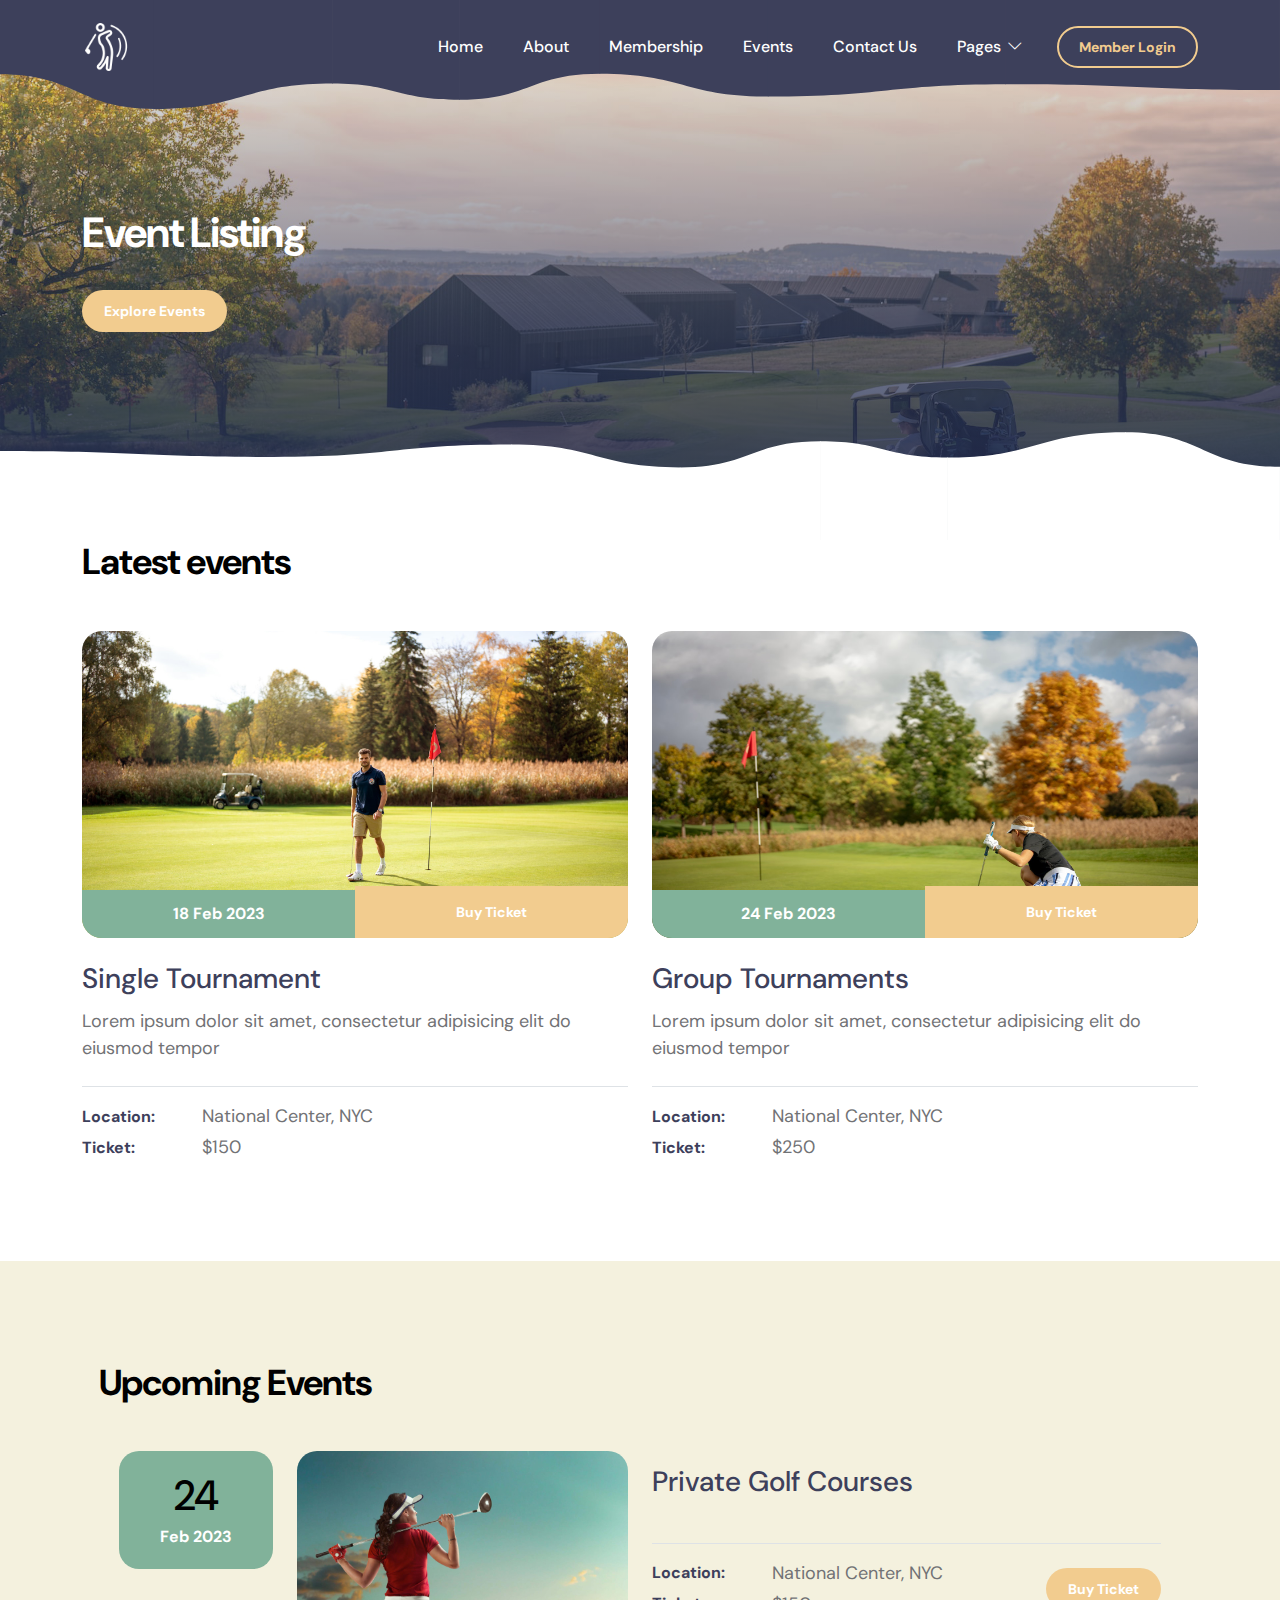
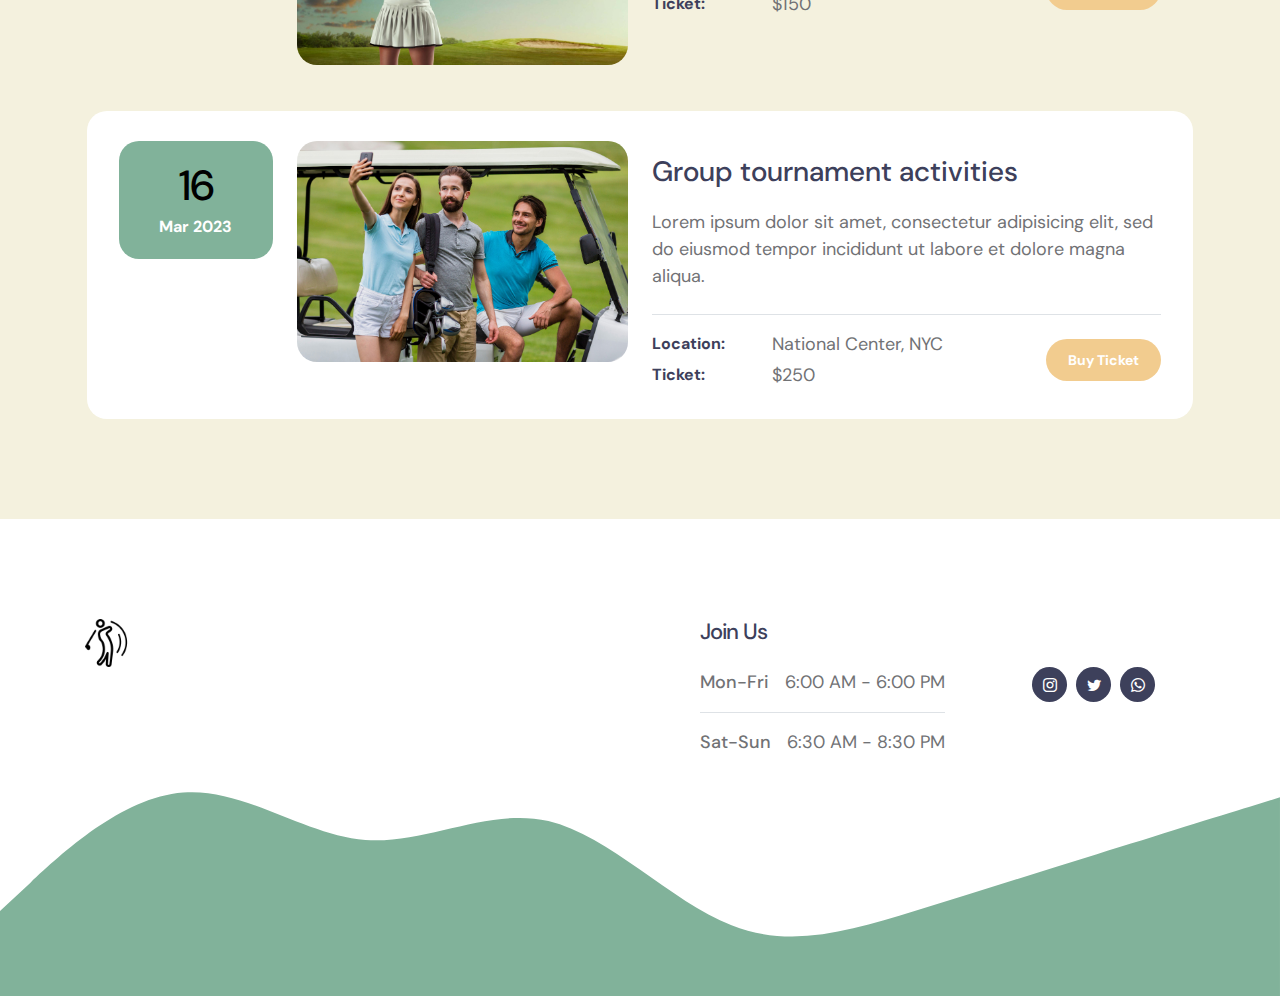
<file: event-listing.html>
<!doctype html>
<html lang="en">
    <head>
        <meta charset="utf-8">
        <meta name="viewport" content="width=device-width, initial-scale=1">

        <meta name="description" content="">
        <meta name="author" content="">

        <title>Golf Club - Event Listing</title>

        <!-- CSS FILES -->                
        <link rel="preconnect" href="https://fonts.googleapis.com">

        <link rel="preconnect" href="https://fonts.gstatic.com" crossorigin>

        <link href="https://fonts.googleapis.com/css2?family=DM+Sans:ital,wght@0,400;0,500;0,700;1,400&display=swap" rel="stylesheet">

        <link href="css/bootstrap.min.css" rel="stylesheet">

        <link href="css/bootstrap-icons.css" rel="stylesheet">

        <link href="css/style.css" rel="stylesheet">
        

    </head>
    
    <body>

        <main>

            <nav class="navbar navbar-expand-lg">                
                <div class="container">
                    <a class="navbar-brand d-flex align-items-center" href="index.html">
                        <img src="images/logo.png" class="navbar-brand-image img-fluid">
                        
                    </a>

                    <div class="d-lg-none ms-auto me-3">
                        <a class="btn custom-btn custom-border-btn" data-bs-toggle="offcanvas" href="#offcanvasExample" role="button" aria-controls="offcanvasExample">Member Login</a>
                    </div>
    
                    <button class="navbar-toggler" type="button" data-bs-toggle="collapse" data-bs-target="#navbarNav" aria-controls="navbarNav" aria-expanded="false" aria-label="Toggle navigation">
                        <span class="navbar-toggler-icon"></span>
                    </button>
    
                    <div class="collapse navbar-collapse" id="navbarNav">
                        <ul class="navbar-nav ms-lg-auto">
                            <li class="nav-item">
                                <a class="nav-link" href="index.html#section_1">Home</a>
                            </li>
    
                            <li class="nav-item">
                                <a class="nav-link" href="index.html#section_2">About</a>
                            </li>

                            <li class="nav-item">
                                <a class="nav-link" href="index.html#section_3">Membership</a>
                            </li>

                            <li class="nav-item">
                                <a class="nav-link" href="index.html#section_4">Events</a>
                            </li>

                            <li class="nav-item">
                                <a class="nav-link" href="index.html#section_5">Contact Us</a>
                            </li>

                            <li class="nav-item dropdown">
                                <a class="nav-link dropdown-toggle" href="#" id="navbarLightDropdownMenuLink" role="button" data-bs-toggle="dropdown" aria-expanded="false">Pages</a>

                                <ul class="dropdown-menu dropdown-menu-light" aria-labelledby="navbarLightDropdownMenuLink">
                                    <li><a class="dropdown-item active" href="event-listing.html">Event Listing</a></li>

                                    <li><a class="dropdown-item" href="event-detail.html">Event Detail</a></li>
                                </ul>
                            </li>
                        </ul>

                        <div class="d-none d-lg-block ms-lg-3">
                            <a class="btn custom-btn custom-border-btn" data-bs-toggle="offcanvas" href="#offcanvasExample" role="button" aria-controls="offcanvasExample">Member Login</a>
                        </div>
                    </div>
                </div>
            </nav>

            <div class="offcanvas offcanvas-end" data-bs-scroll="true" tabindex="-1" id="offcanvasExample" aria-labelledby="offcanvasExampleLabel">                
                <div class="offcanvas-header">
                    <h5 class="offcanvas-title" id="offcanvasExampleLabel">Member Login</h5>
                    
                    <button type="button" class="btn-close" data-bs-dismiss="offcanvas" aria-label="Close"></button>
                </div>
                
                <div class="offcanvas-body d-flex flex-column">
                    <form class="custom-form member-login-form" action="#" method="post" role="form">

                        <div class="member-login-form-body">
                            <div class="mb-4">
                                <label class="form-label mb-2" for="member-login-number">Membership No.</label>

                                <input type="text" name="member-login-number" id="member-login-number" class="form-control" placeholder="11002560" required>
                            </div>

                            <div class="mb-4">
                                <label class="form-label mb-2" for="member-login-password">Password</label>

                                <input type="password" name="member-login-password" id="member-login-password" pattern="[0-9a-zA-Z]{4,10}" class="form-control" placeholder="Password" required="">
                            </div>

                            <div class="form-check mb-4">
                                <input class="form-check-input" type="checkbox" value="" id="flexCheckDefault">
                              
                                <label class="form-check-label" for="flexCheckDefault">
                                    Remember me
                                </label>
                            </div>

                            <div class="col-lg-5 col-md-7 col-8 mx-auto">
                                <button type="submit" class="form-control">Login</button>
                            </div>

                            <div class="text-center my-4">
                                <a href="#">Forgotten password?</a>
                            </div>
                        </div>
                    </form>

                    <div class="mt-auto mb-5">
                        <p>
                            <strong class="text-white me-3">Any Questions?</strong>

                            <a href="tel: 010-020-0340" class="contact-link">
                            	010-020-0340
                            </a>
                        </p>
                    </div>
                </div>

                <svg xmlns="http://www.w3.org/2000/svg" viewBox="0 0 1440 320"><path fill="#3D405B" fill-opacity="1" d="M0,224L34.3,192C68.6,160,137,96,206,90.7C274.3,85,343,139,411,144C480,149,549,107,617,122.7C685.7,139,754,213,823,240C891.4,267,960,245,1029,224C1097.1,203,1166,181,1234,160C1302.9,139,1371,117,1406,106.7L1440,96L1440,320L1405.7,320C1371.4,320,1303,320,1234,320C1165.7,320,1097,320,1029,320C960,320,891,320,823,320C754.3,320,686,320,617,320C548.6,320,480,320,411,320C342.9,320,274,320,206,320C137.1,320,69,320,34,320L0,320Z"></path></svg>
            </div>
            

            <section class="hero-section hero-50 d-flex justify-content-center align-items-center" id="section_1">

                <div class="section-overlay"></div>

                <svg viewBox="0 0 1962 178" xmlns="http://www.w3.org/2000/svg" xmlns:xlink="http://www.w3.org/1999/xlink"><path fill="#3D405B" d="M 0 114 C 118.5 114 118.5 167 237 167 L 237 167 L 237 0 L 0 0 Z" stroke-width="0"></path> <path fill="#3D405B" d="M 236 167 C 373 167 373 128 510 128 L 510 128 L 510 0 L 236 0 Z" stroke-width="0"></path> <path fill="#3D405B" d="M 509 128 C 607 128 607 153 705 153 L 705 153 L 705 0 L 509 0 Z" stroke-width="0"></path><path fill="#3D405B" d="M 704 153 C 812 153 812 113 920 113 L 920 113 L 920 0 L 704 0 Z" stroke-width="0"></path><path fill="#3D405B" d="M 919 113 C 1048.5 113 1048.5 148 1178 148 L 1178 148 L 1178 0 L 919 0 Z" stroke-width="0"></path><path fill="#3D405B" d="M 1177 148 C 1359.5 148 1359.5 129 1542 129 L 1542 129 L 1542 0 L 1177 0 Z" stroke-width="0"></path><path fill="#3D405B" d="M 1541 129 C 1751.5 129 1751.5 138 1962 138 L 1962 138 L 1962 0 L 1541 0 Z" stroke-width="0"></path></svg>

                <div class="container">
                    <div class="row">

                        <div class="col-lg-6 col-12">

                            <h1 class="text-white mb-4 pb-2">Event Listing</h1>

                            <a href="#section_3" class="btn custom-btn smoothscroll me-3">Explore Events</a>
                        </div>

                    </div>
                </div>

                <svg viewBox="0 0 1962 178" xmlns="http://www.w3.org/2000/svg" xmlns:xlink="http://www.w3.org/1999/xlink"><path fill="#ffffff" d="M 0 114 C 118.5 114 118.5 167 237 167 L 237 167 L 237 0 L 0 0 Z" stroke-width="0"></path> <path fill="#ffffff" d="M 236 167 C 373 167 373 128 510 128 L 510 128 L 510 0 L 236 0 Z" stroke-width="0"></path> <path fill="#ffffff" d="M 509 128 C 607 128 607 153 705 153 L 705 153 L 705 0 L 509 0 Z" stroke-width="0"></path><path fill="#ffffff" d="M 704 153 C 812 153 812 113 920 113 L 920 113 L 920 0 L 704 0 Z" stroke-width="0"></path><path fill="#ffffff" d="M 919 113 C 1048.5 113 1048.5 148 1178 148 L 1178 148 L 1178 0 L 919 0 Z" stroke-width="0"></path><path fill="#ffffff" d="M 1177 148 C 1359.5 148 1359.5 129 1542 129 L 1542 129 L 1542 0 L 1177 0 Z" stroke-width="0"></path><path fill="#ffffff" d="M 1541 129 C 1751.5 129 1751.5 138 1962 138 L 1962 138 L 1962 0 L 1541 0 Z" stroke-width="0"></path></svg>
            </section>


            <section class="events-section section-padding" id="section_2">
                <div class="container">
                    <div class="row">

                        <div class="col-lg-12 col-12">
                            <h2 class="mb-lg-5 mb-4">Latest events</h2>
                        </div>

                        <div class="col-lg-6 col-12 mb-5 mb-lg-0">
                            <div class="custom-block-image-wrap">
                                <a href="event-detail.html">
                                    <img src="images/anna-rosar-ew-olGvgCCs-unsplash.jpg" class="custom-block-image img-fluid" alt="">

                                    <i class="custom-block-icon bi-link"></i>
                                </a>

                                <div class="custom-block-date-wrap">
                                    <strong class="text-white">18 Feb 2023</strong>
                                </div>

                                <div class="custom-btn-wrap">
                                    <a href="event-detail.html" class="btn custom-btn">Buy Ticket</a>
                                </div>
                            </div>

                            <div class="custom-block-info">
                                <a href="event-detail.html" class="events-title mb-2">Single Tournament</a>

                                <p class="mb-0">Lorem ipsum dolor sit amet, consectetur adipisicing elit do eiusmod tempor</p>


                                <div class="border-top mt-4 pt-3">
                                    <div class="d-flex flex-wrap align-items-center mb-1">
                                        <span class="custom-block-span">Location:</span>

                                        <p class="mb-0">National Center, NYC</p>
                                    </div>

                                    <div class="d-flex flex-wrap align-items-center">
                                        <span class="custom-block-span">Ticket:</span>

                                        <p class="mb-0">$150</p>
                                    </div>
                                </div>
                            </div>
                        </div>

                        <div class="col-lg-6 col-12">
                            <div class="custom-block-image-wrap">
                                <a href="event-detail.html">
                                    <img src="images/frederik-rosar-NDSZcCfnsbY-unsplash.jpg" class="custom-block-image img-fluid" alt="">

                                    <i class="custom-block-icon bi-link"></i>
                                </a>

                                <div class="custom-block-date-wrap">
                                    <strong class="text-white">24 Feb 2023</strong>
                                </div>

                                <div class="custom-btn-wrap">
                                    <a href="event-detail.html" class="btn custom-btn">Buy Ticket</a>
                                </div>
                            </div>

                            <div class="custom-block-info">
                                <a href="event-detail.html" class="events-title mb-2">Group Tournaments</a>

                                <p class="mb-0">Lorem ipsum dolor sit amet, consectetur adipisicing elit do eiusmod tempor</p>


                                <div class="border-top mt-4 pt-3">
                                    <div class="d-flex flex-wrap align-items-center mb-1">
                                        <span class="custom-block-span">Location:</span>

                                        <p class="mb-0">National Center, NYC</p>
                                    </div>

                                    <div class="d-flex flex-wrap align-items-center">
                                        <span class="custom-block-span">Ticket:</span>

                                        <p class="mb-0">$250</p>
                                    </div>
                                </div>
                            </div>
                        </div>

                    </div>
                </div>
            </section>


            <section class="events-section events-listing-section section-bg section-padding" id="section_3">
                <div class="container">
                    <div class="row">

                        <div class="col-lg-12 col-12">
                            <h2 class="mb-3">Upcoming Events</h2>
                        </div>

                        <div class="row custom-block mb-3">
                            <div class="col-lg-2 col-md-4 col-12 order-2 order-md-0 order-lg-0">
                                <div class="custom-block-date-wrap d-flex d-lg-block d-md-block align-items-center mt-3 mt-lg-0 mt-md-0">
                                    <h6 class="custom-block-date mb-lg-1 mb-0 me-3 me-lg-0 me-md-0">24</h6>
                                    
                                    <strong class="text-white">Feb 2023</strong>
                                </div>
                            </div>

                            <div class="col-lg-4 col-md-8 col-12 order-1 order-lg-0">
                                <div class="custom-block-image-wrap">
                                    <a href="event-detail.html">
                                        <img src="images/professional-golf-player.jpg" class="custom-block-image img-fluid" alt="">

                                        <i class="custom-block-icon bi-link"></i>
                                    </a>
                                </div>
                            </div>

                            <div class="col-lg-6 col-12 order-3 order-lg-0">
                                <div class="custom-block-info mt-2 mt-lg-0">
                                    <a href="event-detail.html" class="events-title mb-3">Private Golf Courses</a>


                                    <div class="d-flex flex-wrap border-top mt-4 pt-3">

                                        <div class="mb-4 mb-lg-0">
                                            <div class="d-flex flex-wrap align-items-center mb-1">
                                                <span class="custom-block-span">Location:</span>

                                                <p class="mb-0">National Center, NYC</p>
                                            </div>

                                            <div class="d-flex flex-wrap align-items-center">
                                                <span class="custom-block-span">Ticket:</span>

                                                <p class="mb-0">$150</p>
                                            </div>
                                        </div>

                                        <div class="d-flex align-items-center ms-lg-auto">
                                            <a href="event-detail.html" class="btn custom-btn">Buy Ticket</a>
                                        </div>
                                    </div>
                                </div>
                            </div>
                        </div>

                        <div class="row custom-block custom-block-bg">
                            <div class="col-lg-2 col-md-4 col-12 order-2 order-md-0 order-lg-0">
                                <div class="custom-block-date-wrap d-flex d-lg-block d-md-block align-items-center mt-3 mt-lg-0 mt-md-0">
                                    <h6 class="custom-block-date mb-lg-1 mb-0 me-3 me-lg-0 me-md-0">16</h6>
                                    
                                    <strong class="text-white">Mar 2023</strong>
                                </div>
                            </div>

                            <div class="col-lg-4 col-md-8 col-12 order-1 order-lg-0">
                                <div class="custom-block-image-wrap">
                                    <a href="event-detail.html">
                                        <img src="images/girl-taking-selfie-with-friends-golf-field.jpg" class="custom-block-image img-fluid" alt="">

                                        <i class="custom-block-icon bi-link"></i>
                                    </a>
                                </div>
                            </div>

                            <div class="col-lg-6 col-12 order-3 order-lg-0">
                                <div class="custom-block-info mt-2 mt-lg-0">
                                    <a href="event-detail.html" class="events-title mb-3">Group tournament activities</a>

                                    <p class="mb-0">Lorem ipsum dolor sit amet, consectetur adipisicing elit, sed do eiusmod tempor incididunt ut labore et dolore magna aliqua.</p>

                                    <div class="d-flex flex-wrap border-top mt-4 pt-3">

                                        <div class="mb-4 mb-lg-0">
                                            <div class="d-flex flex-wrap align-items-center mb-1">
                                                <span class="custom-block-span">Location:</span>

                                                <p class="mb-0">National Center, NYC</p>
                                            </div>

                                            <div class="d-flex flex-wrap align-items-center">
                                                <span class="custom-block-span">Ticket:</span>

                                                <p class="mb-0">$250</p>
                                            </div>
                                        </div>

                                        <div class="d-flex align-items-center ms-lg-auto">
                                            <a href="event-detail.html" class="btn custom-btn">Buy Ticket</a>
                                        </div>
                                    </div>
                                </div>
                            </div>
                        </div>

                    </div>
                </div>
            </section>
        </main>

        <footer class="site-footer">
            <div class="container">
                <div class="row">

                    <div class="col-lg-6 col-12 me-auto mb-5 mb-lg-0">
                        <a class="navbar-brand d-flex align-items-center" href="index.html">
                            <img src="images/logo.png" class="navbar-brand-image img-fluid" alt="">
                            
                        </a>
                    </div>

                    <div class="col-lg-3 col-12">
                        <h5 class="site-footer-title mb-4">Join Us</h5>

                        <p class="d-flex border-bottom pb-3 mb-3 me-lg-3">
                            <span>Mon-Fri</span>
                            6:00 AM - 6:00 PM
                        </p>

                        <p class="d-flex me-lg-3">
                            <span>Sat-Sun</span>
                            6:30 AM - 8:30 PM
                        </p>
                        <br>
                    </div>

                        <div class="col-lg-2 col-12 ms-auto">
                            <ul class="social-icon mt-lg-5 mt-3 mb-4">
                                <li class="social-icon-item">
                                    <a href="#" class="social-icon-link bi-instagram"></a>
                                </li>

                                <li class="social-icon-item">
                                    <a href="#" class="social-icon-link bi-twitter"></a>
                                </li>

                                <li class="social-icon-item">
                                    <a href="#" class="social-icon-link bi-whatsapp"></a>
                                </li>
                            </ul>

                        </div>

                </div>
            </div>

            <svg xmlns="http://www.w3.org/2000/svg" viewBox="0 0 1440 320"><path fill="#81B29A" fill-opacity="1" d="M0,224L34.3,192C68.6,160,137,96,206,90.7C274.3,85,343,139,411,144C480,149,549,107,617,122.7C685.7,139,754,213,823,240C891.4,267,960,245,1029,224C1097.1,203,1166,181,1234,160C1302.9,139,1371,117,1406,106.7L1440,96L1440,320L1405.7,320C1371.4,320,1303,320,1234,320C1165.7,320,1097,320,1029,320C960,320,891,320,823,320C754.3,320,686,320,617,320C548.6,320,480,320,411,320C342.9,320,274,320,206,320C137.1,320,69,320,34,320L0,320Z"></path></svg>
        </footer>


        <!-- JAVASCRIPT FILES -->
        <script src="js/jquery.min.js"></script>
        <script src="js/bootstrap.bundle.min.js"></script>
        <script src="js/jquery.sticky.js"></script>
        <script src="js/custom.js"></script>

    </body>
</html>
</file>
<file: css/style.css>
/*---------------------------------------
  CUSTOM PROPERTIES ( VARIABLES )             
-----------------------------------------*/
:root {
  --white-color:                  #ffffff;
  --primary-color:                #81B29A;
  --secondary-color:              #3D405B;
  --section-bg-color:             #F4F1DE;
  --custom-btn-bg-color:          #F2CC8F;
  --custom-btn-bg-hover-color:    #E07A5F;
  --dark-color:                   #000000;
  --p-color:                      #717275;
  --link-hover-color:             #F2CC8F;

  --body-font-family:             'DM Sans', sans-serif;

  --h1-font-size:                 42px;
  --h2-font-size:                 36px;
  --h3-font-size:                 28px;
  --h4-font-size:                 24px;
  --h5-font-size:                 22px;
  --h6-font-size:                 20px;
  --p-font-size:                  18px;
  --menu-font-size:               16px;
  --btn-font-size:                14px;

  --border-radius-large:          100px;
  --border-radius-medium:         20px;
  --border-radius-small:          10px;

  --font-weight-normal:           400;
  --font-weight-medium:           500;
  --font-weight-bold:             700;
}

body {
  background-color: var(--white-color);
  font-family: var(--body-font-family); 
}


/*---------------------------------------
  TYPOGRAPHY               
-----------------------------------------*/

h2,
h3,
h4,
h5,
h6 {
  color: var(--dark-color);
}

h1,
h2,
h3,
h4,
h5,
h6 {
  font-weight: var(--font-weight-medium);
  letter-spacing: -1px;
}

h1 {
  font-size: var(--h1-font-size);
  font-weight: var(--font-weight-bold);
}

h2 {
  font-size: var(--h2-font-size);
  font-weight: var(--font-weight-bold);
}

h3 {
  font-size: var(--h3-font-size);
}

h4 {
  font-size: var(--h4-font-size);
}

h5 {
  font-size: var(--h5-font-size);
}

h6 {
  font-size: var(--h6-font-size);
}

p {
  color: var(--p-color);
  font-size: var(--p-font-size);
  font-weight: var(--font-weight-normal);
}

ul li {
  color: var(--p-color);
  font-size: var(--p-font-size);
  font-weight: var(--font-weight-normal);
}

a, 
button {
  touch-action: manipulation;
  transition: all 0.3s;
}

a {
  display: inline-block;
  color: var(--secondary-color);
  text-decoration: none;
}

a:hover {
  color: var(--link-hover-color);
}

b,
strong {
  font-weight: var(--font-weight-bold);
}


/*---------------------------------------
  SECTION               
-----------------------------------------*/
.section-bg {
  background-color: var(--section-bg-color);
}

.section-padding {
  padding-top: 100px;
  padding-bottom: 100px;
}

.section-overlay {
  content: "";
  background: rgba(0, 0, 0, 0) linear-gradient(rgba(39, 48, 83, 0.01) 0%, rgb(39, 48, 83) 100%) repeat scroll 0% 0%;
  position: absolute;
  top: 0;
  right: 0;
  bottom: 0;
  left: 0;
}

::selection {
  background-color: var(--primary-color);
  color: var(--white-color);
}


/*---------------------------------------
  ANIMATED HEADLINE               
-----------------------------------------*/
.cd-words-wrapper {
  display: inline-block;
  position: relative;
  text-align: left;
}

.cd-words-wrapper b {
  color: var(--link-hover-color);
  display: inline-block;
  position: absolute;
  white-space: nowrap;
  left: 0;
  top: 0;
}

.cd-words-wrapper b.is-visible {
  position: relative;
}

.no-js .cd-words-wrapper b {
  opacity: 0;
}

.no-js .cd-words-wrapper b.is-visible {
  opacity: 1;
}

.cd-headline.rotate-1 .cd-words-wrapper {
  -webkit-perspective: 300px;
  -moz-perspective: 300px;
  perspective: 300px;
}
.cd-headline.rotate-1 b {
  opacity: 0;
  -webkit-transform-origin: 50% 100%;
  -moz-transform-origin: 50% 100%;
  -ms-transform-origin: 50% 100%;
  -o-transform-origin: 50% 100%;
  transform-origin: 50% 100%;
  -webkit-transform: rotateX(180deg);
  -moz-transform: rotateX(180deg);
  -ms-transform: rotateX(180deg);
  -o-transform: rotateX(180deg);
  transform: rotateX(180deg);
}
.cd-headline.rotate-1 b.is-visible {
  opacity: 1;
  -webkit-transform: rotateX(0deg);
  -moz-transform: rotateX(0deg);
  -ms-transform: rotateX(0deg);
  -o-transform: rotateX(0deg);
  transform: rotateX(0deg);
  -webkit-animation: cd-rotate-1-in 1.2s;
  -moz-animation: cd-rotate-1-in 1.2s;
  animation: cd-rotate-1-in 1.2s;
}
.cd-headline.rotate-1 b.is-hidden {
  -webkit-transform: rotateX(180deg);
  -moz-transform: rotateX(180deg);
  -ms-transform: rotateX(180deg);
  -o-transform: rotateX(180deg);
  transform: rotateX(180deg);
  -webkit-animation: cd-rotate-1-out 1.2s;
  -moz-animation: cd-rotate-1-out 1.2s;
  animation: cd-rotate-1-out 1.2s;
}

@-webkit-keyframes cd-rotate-1-in {
  0% {
    -webkit-transform: rotateX(180deg);
    opacity: 0;
  }
  35% {
    -webkit-transform: rotateX(120deg);
    opacity: 0;
  }
  65% {
    opacity: 0;
  }
  100% {
    -webkit-transform: rotateX(360deg);
    opacity: 1;
  }
}
@-moz-keyframes cd-rotate-1-in {
  0% {
    -moz-transform: rotateX(180deg);
    opacity: 0;
  }
  35% {
    -moz-transform: rotateX(120deg);
    opacity: 0;
  }
  65% {
    opacity: 0;
  }
  100% {
    -moz-transform: rotateX(360deg);
    opacity: 1;
  }
}
@keyframes cd-rotate-1-in {
  0% {
    -webkit-transform: rotateX(180deg);
    -moz-transform: rotateX(180deg);
    -ms-transform: rotateX(180deg);
    -o-transform: rotateX(180deg);
    transform: rotateX(180deg);
    opacity: 0;
  }
  35% {
    -webkit-transform: rotateX(120deg);
    -moz-transform: rotateX(120deg);
    -ms-transform: rotateX(120deg);
    -o-transform: rotateX(120deg);
    transform: rotateX(120deg);
    opacity: 0;
  }
  65% {
    opacity: 0;
  }
  100% {
    -webkit-transform: rotateX(360deg);
    -moz-transform: rotateX(360deg);
    -ms-transform: rotateX(360deg);
    -o-transform: rotateX(360deg);
    transform: rotateX(360deg);
    opacity: 1;
  }
}
@-webkit-keyframes cd-rotate-1-out {
  0% {
    -webkit-transform: rotateX(0deg);
    opacity: 1;
  }
  35% {
    -webkit-transform: rotateX(-40deg);
    opacity: 1;
  }
  65% {
    opacity: 0;
  }
  100% {
    -webkit-transform: rotateX(180deg);
    opacity: 0;
  }
}
@-moz-keyframes cd-rotate-1-out {
  0% {
    -moz-transform: rotateX(0deg);
    opacity: 1;
  }
  35% {
    -moz-transform: rotateX(-40deg);
    opacity: 1;
  }
  65% {
    opacity: 0;
  }
  100% {
    -moz-transform: rotateX(180deg);
    opacity: 0;
  }
}
@keyframes cd-rotate-1-out {
  0% {
    -webkit-transform: rotateX(0deg);
    -moz-transform: rotateX(0deg);
    -ms-transform: rotateX(0deg);
    -o-transform: rotateX(0deg);
    transform: rotateX(0deg);
    opacity: 1;
  }
  35% {
    -webkit-transform: rotateX(-40deg);
    -moz-transform: rotateX(-40deg);
    -ms-transform: rotateX(-40deg);
    -o-transform: rotateX(-40deg);
    transform: rotateX(-40deg);
    opacity: 1;
  }
  65% {
    opacity: 0;
  }
  100% {
    -webkit-transform: rotateX(180deg);
    -moz-transform: rotateX(180deg);
    -ms-transform: rotateX(180deg);
    -o-transform: rotateX(180deg);
    transform: rotateX(180deg);
    opacity: 0;
  }
}


/*---------------------------------------
  CUSTOM BUTTON               
-----------------------------------------*/
.custom-btn {
  background: var(--custom-btn-bg-color);
  border: 2px solid transparent;
  border-radius: var(--border-radius-large);
  color: var(--white-color);
  font-size: var(--btn-font-size);
  font-weight: var(--font-weight-bold);
  line-height: normal;
  transition: all 0.3s;
  padding: 10px 20px;
}

.custom-btn:hover {
  background: var(--custom-btn-bg-hover-color);
  color: var(--white-color);
}

.custom-border-btn {
  background: transparent;
  border: 2px solid var(--custom-btn-bg-color);
  color: var(--custom-btn-bg-color);
}

.custom-border-btn:hover {
  background: var(--custom-btn-bg-color);
  border-color: transparent;
  color: var(--white-color);
}

.custom-btn-bg-white {
  border-color: var(--white-color);
  color: var(--white-color);
}

.custom-btn-group .link {
  color: var(--white-color);
  font-weight: var(--font-weight-medium);
}

.custom-btn-group .link:hover {
  color: var(--link-hover-color);
}


/*---------------------------------------
  NAVIGATION BAR & OFFCANVAS              
-----------------------------------------*/
.offcanvas {
  background-color: var(--primary-color);
  padding: 30px;
}

.offcanvas.offcanvas-end {
  border-left: 0;
}

.offcanvas-header .btn-close {
  transition: all 0.3s;
}

.offcanvas-header .btn-close:hover {
  transform: rotate(180deg);
}

.offcanvas svg {
  position: absolute;
  bottom: 0;
  right: 0;
  left: 0;
}

.sticky-wrapper {
  position: absolute;
  top: 0;
  right: 0;
  left: 0;
}

.sticky-wrapper.is-sticky .navbar {
  background-color: rgb(61 64 91);
}

.navbar {
  background: transparent;
  z-index: 99;
  padding-top: 15px;
  padding-bottom: 15px;
}

.navbar-brand,
.navbar-brand:hover {
  font-size: var(--h4-font-size);
  font-weight: var(--font-weight-bold);
  display: block;
  color: var(--dark-color);
  max-width: 48px;
}

.navbar .navbar-brand,
.navbar .navbar-brand:hover {
  color: var(--white-color);
}

.navbar .navbar-brand-image {
  filter: brightness(0) invert(1);
}

.navbar-brand-image {
  width: 48px;
  height: 48px;
}

.navbar-brand-text {
  line-height: normal;
  margin-left: 10px;
  position: relative;
  bottom: 5px;
}

.navbar-brand-text small {
  display: block;
  font-size: 10px;
  line-height: 1;
  text-transform: uppercase;
}

.navbar-expand-lg .navbar-nav .nav-link {
  border-radius: var(--border-radius-large);
  margin: 10px;
  padding: 10px;
}

.navbar-nav .nav-link {
  display: inline-block;
  color: var(--white-color);
  font-size: var(--menu-font-size);
  font-weight: var(--font-weight-medium);
  padding-top: 15px;
  padding-bottom: 15px;
}

.navbar-nav .nav-link.active, 
.navbar-nav .nav-link:hover {
  color: var(--link-hover-color);
}

.navbar .dropdown-menu {
  background: var(--white-color);
  box-shadow: 0 1rem 3rem rgba(0,0,0,.175);
  border: 0;
  display: inherit;
  opacity: 0;
  min-width: 9rem;
  margin-top: 20px;
  padding: 13px 0 10px 0;
  transition: all 0.3s;
  pointer-events: none;
}

.navbar .dropdown-menu::before {
  content: "";
  width: 0;
  height: 0;
  border-left: 20px solid transparent;
  border-right: 20px solid transparent;
  border-bottom: 15px solid var(--white-color);
  position: absolute;
  top: -10px;
  left: 10px;
}

.navbar .dropdown-item {
  display: inline-block;
  color: var(--p-color);
  font-size: var(--menu-font-size);
  font-weight: var(--font-weight-medium);
  position: relative;
}

.navbar .dropdown-item.active, 
.navbar .dropdown-item:active,
.navbar .dropdown-item:focus, 
.navbar .dropdown-item:hover {
  background: transparent;
  color: var(--link-hover-color);
}

.navbar .dropdown-toggle::after {
  content: "\f282";
  display: inline-block;
  font-family: bootstrap-icons !important;
  font-size: var(--copyright-font-size);
  font-style: normal;
  font-weight: normal !important;
  font-variant: normal;
  text-transform: none;
  line-height: 1;
  vertical-align: -.125em;
  -webkit-font-smoothing: antialiased;
  -moz-osx-font-smoothing: grayscale;
  position: relative;
  left: 2px;
  border: 0;
}

@media screen and (min-width: 992px) {
  .navbar .dropdown:hover .dropdown-menu {
    opacity: 1;
    margin-top: 0;
    pointer-events: auto;
  }
}

.navbar-toggler {
  border: 0;
  padding: 0;
  cursor: pointer;
  margin: 0;
  width: 30px;
  height: 35px;
  outline: none;
}

.navbar-toggler:focus {
  outline: none;
  box-shadow: none;
}

.navbar-toggler[aria-expanded="true"] .navbar-toggler-icon {
  background: transparent;
}

.navbar-toggler[aria-expanded="true"] .navbar-toggler-icon:before,
.navbar-toggler[aria-expanded="true"] .navbar-toggler-icon:after {
  transition: top 300ms 50ms ease, -webkit-transform 300ms 350ms ease;
  transition: top 300ms 50ms ease, transform 300ms 350ms ease;
  transition: top 300ms 50ms ease, transform 300ms 350ms ease, -webkit-transform 300ms 350ms ease;
  top: 0;
}

.navbar-toggler[aria-expanded="true"] .navbar-toggler-icon:before {
  transform: rotate(45deg);
}

.navbar-toggler[aria-expanded="true"] .navbar-toggler-icon:after {
  transform: rotate(-45deg);
}

.navbar-toggler .navbar-toggler-icon {
  background: var(--white-color);
  transition: background 10ms 300ms ease;
  display: block;
  width: 30px;
  height: 2px;
  position: relative;
}

.navbar-toggler .navbar-toggler-icon:before,
.navbar-toggler .navbar-toggler-icon:after {
  transition: top 300ms 350ms ease, -webkit-transform 300ms 50ms ease;
  transition: top 300ms 350ms ease, transform 300ms 50ms ease;
  transition: top 300ms 350ms ease, transform 300ms 50ms ease, -webkit-transform 300ms 50ms ease;
  position: absolute;
  right: 0;
  left: 0;
  background: var(--white-color);
  width: 30px;
  height: 2px;
  content: '';
}

.navbar-toggler .navbar-toggler-icon::before {
  top: -8px;
}

.navbar-toggler .navbar-toggler-icon::after {
  top: 8px;
}


/*---------------------------------------
  HERO        
-----------------------------------------*/
.hero-section {
  background-image: url('../images/anna-rosar-ZxFyVBHMK-c-unsplash.jpg');
  background-repeat: no-repeat;
  background-size: cover;
  background-position: center;
  position: relative;
  padding-top: 100px;
  padding-bottom: 100px;
  height: 100vh;
  min-height: 670px;
  margin-bottom: -90px;
}

.hero-50 {
  height: auto;
  min-height: 540px;
  margin-bottom: -100px;
}

.hero-50 .container + svg {
  transform: rotate(180deg);
}

.hero-section .ratio {
  border-radius: var(--border-radius-medium);
  overflow: hidden;
}

.hero-section svg {
  position: absolute;
  right: 0;
  left: 0;
}

.hero-section > svg {
  top: 0;
}

.hero-section .container + svg {
  top: auto;
  bottom: -1px;
}

.hero-section .row {
  position: relative;
  z-index: 22;
}


/*---------------------------------------
  BACKGROUND IMAGE SECTION        
-----------------------------------------*/
.section-bg-image {
  background-image: url('../images/frederik-rosar-NDSZcCfnsbY-unsplash.jpg');
  background-repeat: no-repeat;
  background-size: cover;
  background-position: center;
  position: relative;
  margin-bottom: -70px;
}

.section-bg-image .container + svg {
  transform: rotate(180deg);
  position: relative;
  bottom: -1px;
}

.section-bg-image-block {
  backdrop-filter: blur(5px) saturate(180%);
  -webkit-backdrop-filter: blur(5px) saturate(180%);
  background-color: rgba(255, 255, 255, 0.75);
  border-radius: var(--border-radius-medium);
  border: 1px solid rgba(209, 213, 219, 0.3);
  border-radius: var(--border-radius-medium);
  padding: 50px;
}

.section-bg-image-block .input-group {
  background-color: var(--white-color);
  border-radius: var(--border-radius-large);
  padding: 10px 15px;
}

.section-bg-image-block .input-group-text {
  background-color: transparent;
  border: 0;
}

.section-bg-image-block input[type="email"] {
  border: 0;
  box-shadow: none;
  margin-bottom: 0;
  padding-left: 0;
}

.section-bg-image-block button[type="submit"] {
  background-color: var(--primary-color);
  border: 0;
  border-radius: var(--border-radius-large) !important;
  color: var(--white-color);
  max-width: 150px;
}


/*---------------------------------------
  ABOUT SECTOIN              
-----------------------------------------*/
.about-section {
  padding-bottom: 70px;
}

.member-block-image-wrap {
  border-radius: var(--border-radius-medium);
  position: relative;
  overflow: hidden;
}

.member-block-image-wrap:hover .member-block-image {
  transform: scale(1.2);
}

.member-block-image-wrap:hover .social-icon {
  opacity: 1;
}

.member-block-image-wrap .social-icon {
  background-color: var(--white-color);
  border-radius: var(--border-radius-large);
  position: absolute;
  top: 50%;
  left: 50%;
  transform: translate(-50%, -50%);
  opacity: 0;
  transition: all 0.5s;
  padding: 15px 20px;
  width: auto;
}

.member-block-image {
  transition: all 0.3s;
}

.member-block-info {
  padding: 10px;
}

.member-block-info h4,
.member-block-info p {
  margin-bottom: 0;
}


/*---------------------------------------
  CUSTOM BLOCK              
-----------------------------------------*/
.custom-block {
  border-radius: var(--border-radius-medium);
  position: relative;
  overflow: hidden;
  padding: 30px 20px;
}

.custom-block-bg {
  background: var(--white-color);
}

.custom-block-date-wrap {
  background-color: var(--primary-color);
  border-radius: var(--border-radius-medium);
  text-align: center;
  padding: 20px 30px;
}

.custom-block-date {
  font-size: var(--h1-font-size);
}

.custom-block-image-wrap {
  border-radius: var(--border-radius-medium);
  position: relative;
  overflow: hidden;
}

.custom-block-image-wrap:hover .custom-block-image {
  transform: scale(1.2);
}

.custom-block-image-wrap:hover .custom-block-icon {
  opacity: 1;
}

.custom-block-image {
  transition: all 0.3s;
}

.custom-block-image-wrap .custom-block-date-wrap,
.custom-block-image-wrap .custom-btn-wrap {
  position: absolute;
  bottom: 0;
}

.custom-block-image-wrap .custom-block-date-wrap {
  border-radius: 0;
  left: 0;
  width: 50%;
  padding: 12.30px 20px;
}

.custom-block-image-wrap .custom-btn-wrap {
  right: 0;
  width: 50%;
}

.custom-block-image-wrap .custom-btn  {
  border-radius: 0;
  display: block;
  padding: 15px 20px;
}

.custom-block-info {
  padding-top: 10px;
}

.custom-block-image-wrap + .custom-block-info {
  padding-top: 20px;
}

.custom-block-span {
  color: var(--secondary-color);
  font-weight: var(--font-weight-bold);
  min-width: 110px;
  margin-right: 10px;
}

.custom-block-icon {
  background: var(--custom-btn-bg-color);
  border-radius: var(--border-radius-large);
  color: var(--white-color);
  width: 60px;
  height: 60px;
  line-height: 60px;
  text-align: center;
  font-size: var(--h3-font-size);
  position: absolute;
  top: 50%;
  left: 50%;
  transform: translate(-50%, -50%);
  opacity: 0;
  transition: all 0.5s;
}

.custom-block-icon:hover {
  background: var(--custom-btn-bg-hover-color);
  color: var(--white-color);
}


/*---------------------------------------
  EVENTS SECTION            
-----------------------------------------*/
.events-section.section-bg .container > .row {
  margin-right: 5px;
  margin-left: 5px;
}

.events-section.section-bg .container > .row .row {
  margin: auto;
}

.events-listing-section {
  margin-bottom: 100px;
}

.events-detail-section .custom-block-info {
  padding: 40px 60px;
}

.events-detail-info {
  background-color: var(--section-bg-color);
  border-radius: var(--border-radius-medium);
  padding: 50px 25px;
}

.events-title {
  font-size: var(--h3-font-size);
  font-weight: var(--font-weight-medium);
}


/*---------------------------------------
  MEMBERSHIP SECTION            
-----------------------------------------*/
.membership-section .container {
  position: relative;
  z-index: 2;
}

.table-responsive {
  border-radius: var(--border-radius-medium);
}

.table-responsive tbody, 
.table-responsive td, 
.table-responsive tfoot, 
.table-responsive th, 
.table-responsive thead, 
.table-responsive tr {
  border: 0;
}

.table-responsive thead tr {
  background-color: var(--secondary-color);
  color: var(--white-color);
}

.table-responsive thead th {
  padding: 22px 16px !important;
}

.table-responsive tbody tr:nth-child(even) {
  background-color: var(--section-bg-color);
}

.table>:not(caption)>*>* {
  padding: 18px 16px;
}

.table-responsive .bi-check-circle-fill {
  color: var(--primary-color);
}

.table-responsive .bi-x-circle-fill {
  color: var(--custom-btn-bg-hover-color);
}

.membership-form {
  background-color: var(--secondary-color);
  border-radius: var(--border-radius-medium);
  padding: 35px;
}

.membership-form .form-floating>textarea {
  border-radius: var(--border-radius-medium);
  height: 100px;
}


/*---------------------------------------
  CONTACT               
-----------------------------------------*/
.contact-form .form-floating>textarea {
  border-radius: var(--border-radius-medium);
  height: 120px;
}

.contact-info {
  position: relative;
}

.contact-info-item {
  background: var(--secondary-color);
  border-radius: var(--border-radius-medium);
  position: absolute;
  overflow: hidden;
  top: 50%;
  left: 50%;
  transform: translate(-50%, -50%);
  text-align: center;
}

.contact-info-body {
  padding: 20px 30px;
}

.contact-info-body strong,
.contact-info-item a {
  color: var(--white-color);
}

.contact-info-footer {
  background-color: var(--custom-btn-bg-hover-color);
  padding: 10px 20px;
  transition: all 0.3s;
}

.contact-info-footer:hover {
  background-color: var(--custom-btn-bg-color);
}

.contact-info-footer a {
  display: block;
  font-weight: var(--font-weight-bold);
}


/*---------------------------------------
  SITE FOOTER            
-----------------------------------------*/
.site-footer {
  position: relative;
  padding-bottom: 200px;
}

.site-footer .container {
  position: relative;
  z-index: 2;
}

.site-footer svg {
  position: absolute;
  bottom: 0;
  right: 0;
  left: 0;
  pointer-events: none;
}

.site-footer-title {
  color: var(--secondary-color);
}

.site-footer p span {
  font-weight: var(--font-weight-medium);
  margin-right: auto;
}


/*---------------------------------------
  CUSTOM FORM               
-----------------------------------------*/
.custom-form .form-control {
  border-radius: var(--border-radius-large);
  border-width: 2px;
  box-shadow: none;
  color: var(--p-color);
  margin-bottom: 20px;
  padding: 10px;
  padding-left: 20px;
  outline: none;
}

.custom-form .form-control:focus,
.custom-form .form-control:hover {
  border-color: var(--dark-color);
}

.form-floating>label {
  padding-left: 20px;
}

.custom-form button[type="submit"] {
  background: var(--custom-btn-bg-color);
  border: none;
  border-radius: var(--border-radius-large);
  color: var(--white-color);
  font-size: var(--p-font-size);
  font-weight: var(--font-weight-medium);
  transition: all 0.3s;
  margin-bottom: 0;
  padding-left: 10px;
}

.custom-form button[type="submit"]:hover,
.custom-form button[type="submit"]:focus {
  background: var(--custom-btn-bg-hover-color);
  border-color: transparent;
}

.header-form {
  position: relative;
}

.header-form .form-control {
  padding-left: 42px;
}

.header-form-icon {
  width: 24px;
  position: absolute;
  top: 0;
  margin: 12px;
  margin-left: 15px;
}


/*---------------------------------------
  SOCIAL ICON               
-----------------------------------------*/
.social-icon {
  margin: 0;
  padding: 0;
}

.social-icon-item {
  list-style: none;
  display: inline-block;
  vertical-align: top;
}

.social-icon-link {
  background: var(--secondary-color);
  border-radius: var(--border-radius-large);
  color: var(--white-color);
  font-size: var(--btn-font-size);
  display: block;
  margin-right: 5px;
  text-align: center;
  width: 35px;
  height: 35px;
  line-height: 36px;
  transition: background 0.2s, color 0.2s;
}

.social-icon-link:hover {
  background: var(--primary-color);
  color: var(--white-color);
}


/*---------------------------------------
  RESPONSIVE STYLES               
-----------------------------------------*/
@media screen and (max-width: 991px) {
  h1 {
    font-size: 36px;
  }

  h2 {
    font-size: 28px;
  }

  h3 {
    font-size: 22px;
  }

  h4 {
    font-size: 20px;
  }

  h5 {
    font-size: 18px;
  }

  h6 {
    font-size: 16px;
  }

  .section-padding {
    padding-top: 50px;
    padding-bottom: 50px;
  }
  
  .navbar {
    background-color: var(--secondary-color);
  }

  .navbar-nav .dropdown-menu {
    position: relative;
    left: 10px;
    opacity: 1;
    pointer-events: auto;
    max-width: 155px;
    margin-top: 15px;
    margin-bottom: 15px;
  }

  .navbar-expand-lg .navbar-nav {
    padding-top: 15px;
    padding-bottom: 10px;
  }

  .navbar-expand-lg .navbar-nav .nav-link {
    margin: 5px;
    padding: 0;
  }

  .hero-section {
    position: relative;
    top: 82px;
    margin-bottom: 82px;
  }

  .events-listing-section {
    margin-bottom: 50px;
  }

  .events-detail-section .custom-block-info {
    padding: 40px;
  }

  .events-detail-info {
    padding: 35px 25px;
  }

  .contact-info-item {
    width: 60%;
  }

  .events-detail-section .contact-info-item {
    width: 70%;
  }

  .section-bg-image {
    margin-bottom: 0;
  }

  .section-bg-image-block {
    padding: 30px;
  }

  .site-footer {
    padding-top: 20px;
    padding-bottom: 100px;
  }
}

@media screen and (max-width: 480px) {
  .navbar-brand {
    font-size: var(--p-font-size);
  }

  .navbar-brand-icon {
    width: 30px;
    height: 30px;
  }

  .navbar-brand-icon::after {
    top: 5px;
  }

  .section-bg-image-block {
    padding: 30px;
  }

  .contact-info-item {
    width: 72%;
  }
}

@media screen and (max-width: 360px) {
  .custom-btn {
    font-size: 12px;
    padding: 4px 12px;
  }
}
</file>
